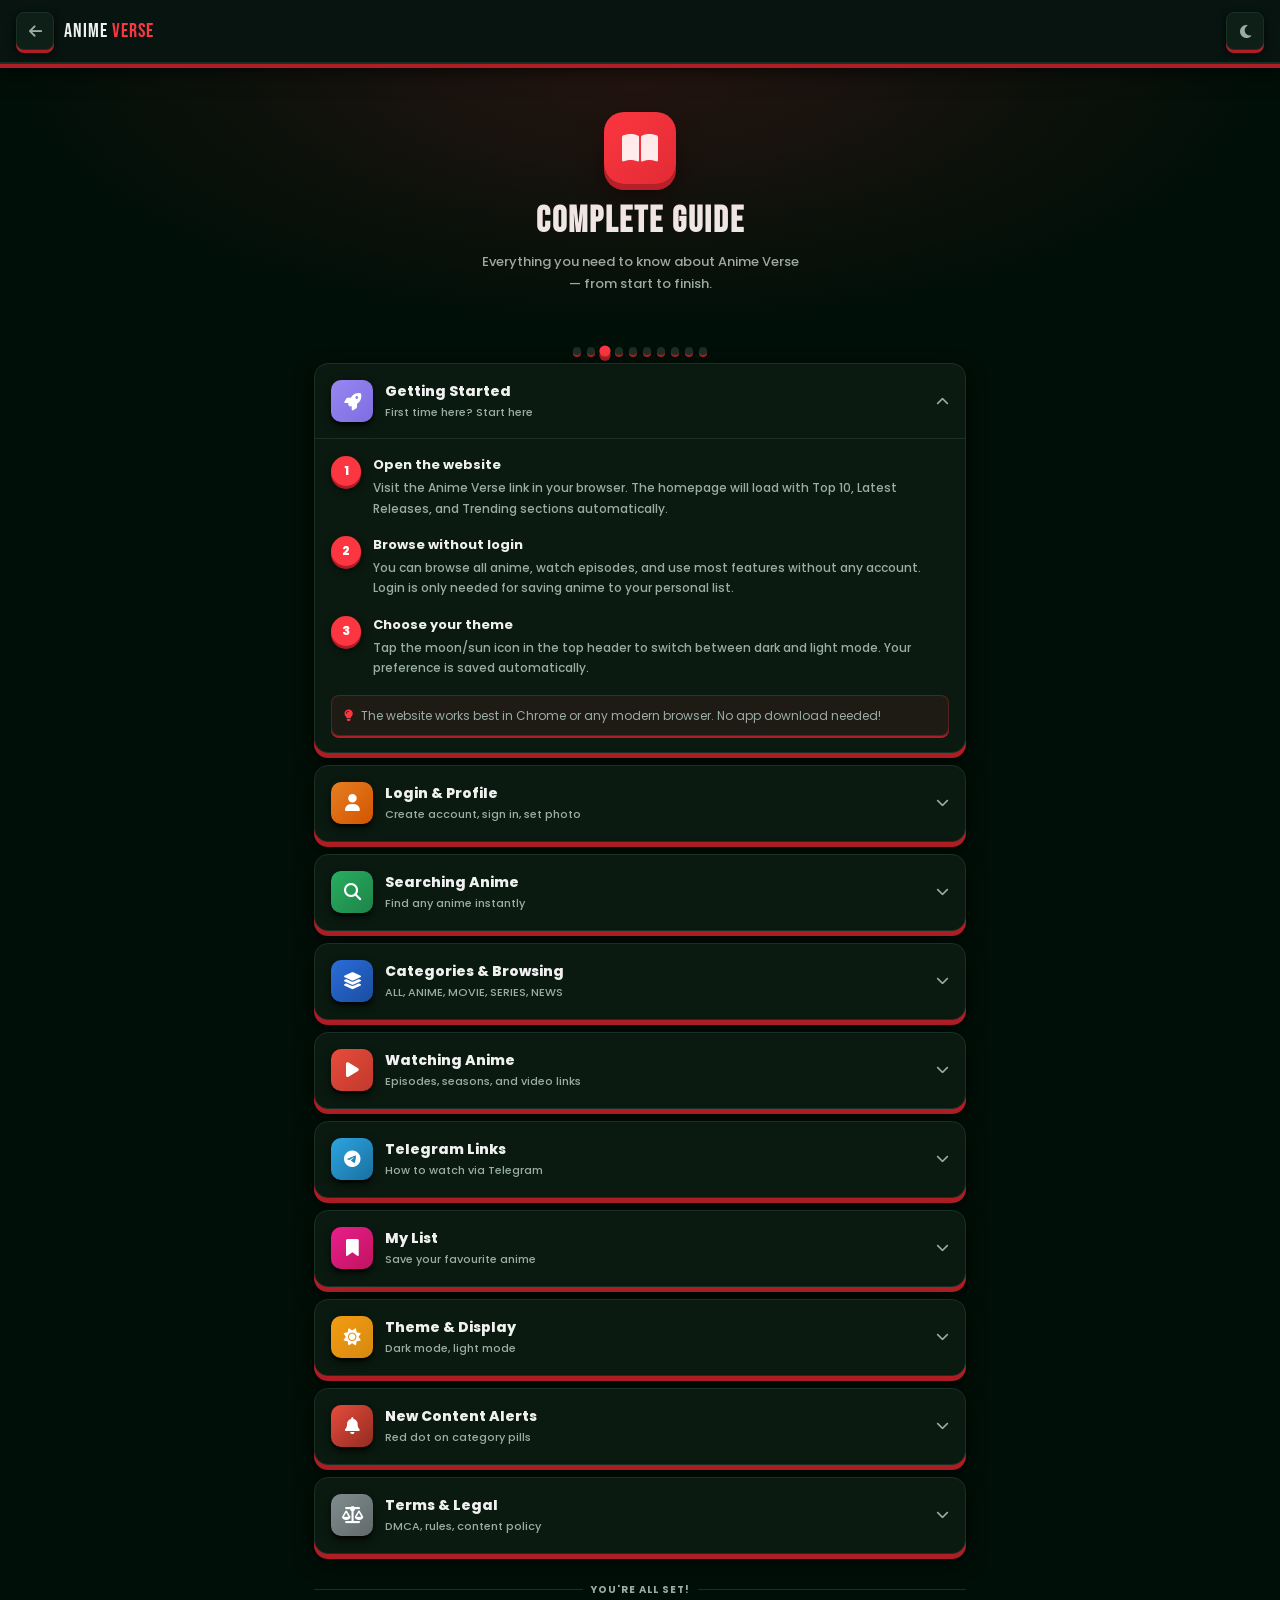
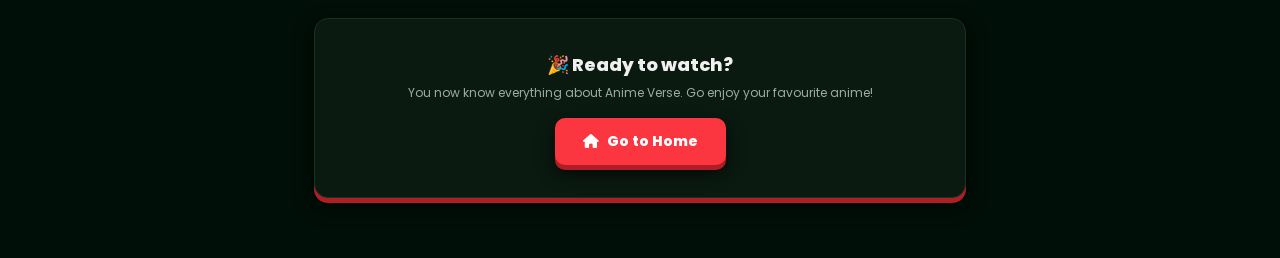
<file: guide.html>
<!DOCTYPE html>
<html lang="en" data-theme="dark">
<head>
  <meta charset="UTF-8"/>
  <meta name="viewport" content="width=device-width, initial-scale=1.0"/>
  <title>Guide — Anime Verse</title>
  <link href="https://fonts.googleapis.com/css2?family=Bebas+Neue&family=Poppins:wght@400;600;700;800;900&display=swap" rel="stylesheet"/>
  <link rel="stylesheet" href="https://cdnjs.cloudflare.com/ajax/libs/font-awesome/6.5.0/css/all.min.css"/>
  <style>
    :root[data-theme="dark"] {
      --bg:       #000F08;
      --bg2:      #071410;
      --bg3:      #0E1F18;
      --text:     #F0F0F0;
      --text2:    #9AADA5;
      --accent:   #FB3640;
      --accent2:  #E02A33;
      --btn-3d:   #B01E25;
      --border:   #1A3025;
      --card:     #0A1A10;
      --shadow:   rgba(0,0,0,0.72);
    }
    :root[data-theme="light"] {
      --bg:       #F7F7FF;
      --bg2:      #EDEDFC;
      --bg3:      #E0E0F8;
      --text:     #27187E;
      --text2:    #4A3A9A;
      --accent:   #758BFD;
      --accent2:  #5A72F0;
      --btn-3d:   #27187E;
      --border:   #C8C8F0;
      --card:     #F2F2FE;
      --shadow:   rgba(39,24,126,0.16);
    }

    *, *::before, *::after { box-sizing: border-box; margin: 0; padding: 0; }
    html { scroll-behavior: smooth; }
    body {
      font-family: 'Poppins', sans-serif;
      background: var(--bg); color: var(--text);
      min-height: 100vh; overflow-x: hidden;
      transition: background 0.3s, color 0.3s;
    }

    /* ── Header ── */
    .guide-header {
      position: sticky; top: 0; z-index: 100;
      background: var(--bg2);
      border-bottom: 2px solid var(--border);
      padding: 12px 16px;
      display: flex; align-items: center; justify-content: space-between;
      box-shadow: 0 4px 0 var(--btn-3d), 0 6px 20px var(--shadow);
    }
    .guide-header-left { display: flex; align-items: center; gap: 10px; }
    .back-btn {
      background: var(--bg3); border: 1.5px solid var(--border);
      color: var(--text2); border-radius: 8px;
      width: 38px; height: 38px;
      display: flex; align-items: center; justify-content: center;
      cursor: pointer; text-decoration: none; font-size: 15px;
      box-shadow: 0 3px 0 var(--btn-3d), 0 4px 8px var(--shadow);
      transition: transform 0.1s, box-shadow 0.1s, border-color 0.15s;
      transform: translateY(0);
    }
    .back-btn:hover  { border-color: var(--accent); color: var(--accent); transform: translateY(-2px); box-shadow: 0 5px 0 var(--btn-3d), 0 6px 12px var(--shadow); }
    .back-btn:active { transform: translateY(3px); box-shadow: 0 1px 0 var(--btn-3d); }
    .guide-logo { font-family: 'Bebas Neue', cursive; font-size: 20px; letter-spacing: 1px; }
    .guide-logo span { color: var(--accent); }
    .theme-btn {
      background: var(--bg3); border: 1.5px solid var(--border);
      color: var(--text2); border-radius: 8px;
      width: 38px; height: 38px;
      display: flex; align-items: center; justify-content: center;
      cursor: pointer; font-size: 15px;
      box-shadow: 0 3px 0 var(--btn-3d), 0 4px 8px var(--shadow);
      transition: transform 0.1s, box-shadow 0.1s, border-color 0.15s;
      transform: translateY(0);
    }
    .theme-btn:hover  { border-color: var(--accent); color: var(--accent); transform: translateY(-2px); box-shadow: 0 5px 0 var(--btn-3d), 0 6px 12px var(--shadow); }
    .theme-btn:active { transform: translateY(3px); box-shadow: 0 1px 0 var(--btn-3d); }

    /* ── Hero ── */
    .hero {
      text-align: center; padding: 48px 20px 36px;
      position: relative; overflow: hidden;
    }
    .hero::before {
      content: ''; position: absolute; inset: 0;
      background: radial-gradient(ellipse at 50% 0%, rgba(251,54,64,0.15) 0%, transparent 70%);
      pointer-events: none;
    }
    .hero-icon {
      width: 72px; height: 72px;
      background: linear-gradient(135deg, var(--accent), var(--accent2));
      border-radius: 20px;
      display: flex; align-items: center; justify-content: center;
      font-size: 32px; color: #fff; margin: 0 auto 16px;
      box-shadow: 0 6px 0 var(--btn-3d), 0 10px 24px var(--shadow);
      animation: iconFloat 3s ease-in-out infinite;
    }
    @keyframes iconFloat {
      0%,100% { transform: translateY(0); box-shadow: 0 6px 0 var(--btn-3d), 0 10px 24px var(--shadow); }
      50%     { transform: translateY(-8px); box-shadow: 0 14px 0 var(--btn-3d), 0 18px 28px var(--shadow); }
    }
    .hero h1 { font-family: 'Bebas Neue', cursive; font-size: 36px; letter-spacing: 2px; margin-bottom: 8px; }
    .hero p  { font-size: 13px; color: var(--text2); font-weight: 500; max-width: 320px; margin: 0 auto; line-height: 1.7; }

    /* ── Progress dots ── */
    .progress-dots { display: flex; justify-content: center; gap: 6px; padding: 16px 0 8px; }
    .dot {
      width: 8px; height: 8px; border-radius: 50%;
      background: var(--border); cursor: pointer; transition: all 0.3s;
      box-shadow: 0 2px 0 var(--btn-3d);
    }
    .dot.active { background: var(--accent); transform: scale(1.4); box-shadow: 0 3px 0 var(--btn-3d); }

    /* ── Guide body ── */
    .guide-body { padding: 0 14px 60px; max-width: 680px; margin: 0 auto; }

    /* ── Section card — 3D ── */
    .guide-section {
      margin-bottom: 12px;
      background: var(--card);
      border: 1.5px solid var(--border);
      border-radius: 14px; overflow: hidden;
      box-shadow: 0 5px 0 var(--btn-3d), 0 8px 20px var(--shadow);
      opacity: 0; transform: translateY(24px);
      transition: opacity 0.5s, transform 0.5s, box-shadow 0.1s;
    }
    .guide-section.visible { opacity: 1; transform: translateY(0); }
    .guide-section:hover { box-shadow: 0 7px 0 var(--btn-3d), 0 12px 24px var(--shadow); }

    .section-header {
      display: flex; align-items: center; gap: 12px;
      padding: 16px; cursor: pointer; user-select: none;
      transition: background 0.15s;
    }
    .section-header:hover { background: rgba(251,54,64,0.06); }
    .section-icon {
      width: 42px; height: 42px; border-radius: 10px;
      display: flex; align-items: center; justify-content: center;
      font-size: 17px; color: #fff; flex-shrink: 0;
      box-shadow: 0 3px 0 rgba(0,0,0,0.35), 0 4px 8px var(--shadow);
    }
    .section-title-wrap { flex: 1; }
    .section-title    { font-size: 14px; font-weight: 800; color: var(--text); }
    .section-subtitle { font-size: 11px; color: var(--text2); font-weight: 500; margin-top: 2px; }
    .chevron { color: var(--text2); font-size: 13px; transition: transform 0.3s; }
    .guide-section.open .chevron { transform: rotate(180deg); }

    .section-body {
      max-height: 0; overflow: hidden;
      transition: max-height 0.4s ease;
      border-top: 1px solid transparent;
    }
    .guide-section.open .section-body { max-height: 2000px; border-top-color: var(--border); }
    .section-inner { padding: 16px; }

    /* ── Step number — 3D ── */
    .step { display: flex; gap: 12px; margin-bottom: 16px; }
    .step:last-child { margin-bottom: 0; }
    .step-num {
      width: 30px; height: 30px; border-radius: 50%;
      background: var(--accent); color: #fff;
      font-size: 12px; font-weight: 800;
      display: flex; align-items: center; justify-content: center;
      flex-shrink: 0; margin-top: 1px;
      box-shadow: 0 3px 0 var(--btn-3d), 0 4px 8px var(--shadow);
    }
    .step-content { flex: 1; }
    .step-title { font-size: 13px; font-weight: 700; color: var(--text); margin-bottom: 3px; }
    .step-desc  { font-size: 12px; color: var(--text2); line-height: 1.7; font-weight: 500; }

    /* ── Tip box ── */
    .tip-box {
      background: rgba(251,54,64,0.08);
      border: 1px solid rgba(251,54,64,0.25);
      border-radius: 8px; padding: 10px 12px; margin-top: 12px;
      font-size: 12px; color: var(--text2); line-height: 1.6;
      box-shadow: 0 2px 0 var(--btn-3d);
    }
    .tip-box i { color: var(--accent); margin-right: 5px; }

    /* ── Feature pills — 3D ── */
    .feature-pills { display: flex; gap: 6px; flex-wrap: wrap; margin-top: 10px; }
    .feature-pill {
      background: var(--bg3); border: 1px solid var(--border);
      border-radius: 20px; padding: 5px 12px;
      font-size: 11px; font-weight: 700; color: var(--text2);
      display: flex; align-items: center; gap: 5px;
      box-shadow: 0 2px 0 var(--btn-3d), 0 3px 6px var(--shadow);
      transition: transform 0.1s, box-shadow 0.1s;
      cursor: default;
    }
    .feature-pill:hover { transform: translateY(-1px); box-shadow: 0 3px 0 var(--btn-3d), 0 5px 8px var(--shadow); }
    .feature-pill i { color: var(--accent); font-size: 11px; }

    /* ── Telegram box ── */
    .tg-box {
      background: linear-gradient(135deg, rgba(44,165,224,0.12), rgba(44,165,224,0.05));
      border: 1.5px solid rgba(44,165,224,0.35);
      border-radius: 10px; padding: 14px;
      display: flex; gap: 12px; align-items: flex-start; margin-top: 12px;
      box-shadow: 0 3px 0 rgba(0,60,100,0.35), 0 5px 12px var(--shadow);
    }
    .tg-box i { color: #2ca5e0; font-size: 22px; flex-shrink: 0; margin-top: 2px; }
    .tg-box-title { font-size: 13px; font-weight: 800; color: var(--text); margin-bottom: 4px; }
    .tg-box-desc  { font-size: 12px; color: var(--text2); line-height: 1.6; }

    /* ── Bottom CTA ── */
    .bottom-cta {
      text-align: center; padding: 32px 20px;
      background: var(--card);
      border: 1.5px solid var(--border); border-radius: 14px; margin-top: 10px;
      box-shadow: 0 5px 0 var(--btn-3d), 0 8px 20px var(--shadow);
    }
    .bottom-cta h3 { font-size: 18px; font-weight: 800; margin-bottom: 6px; }
    .bottom-cta p  { font-size: 12px; color: var(--text2); margin-bottom: 16px; }
    .cta-btn {
      display: inline-flex; align-items: center; gap: 8px;
      background: var(--accent); color: #fff;
      border: none; border-radius: 10px;
      padding: 13px 28px; font-size: 14px; font-weight: 800;
      font-family: 'Poppins', sans-serif; cursor: pointer; text-decoration: none;
      box-shadow: 0 5px 0 var(--btn-3d), 0 8px 18px var(--shadow);
      transition: transform 0.1s, box-shadow 0.1s;
      transform: translateY(0);
    }
    .cta-btn:hover  { transform: translateY(-2px); box-shadow: 0 7px 0 var(--btn-3d), 0 10px 22px var(--shadow); }
    .cta-btn:active { transform: translateY(4px); box-shadow: 0 1px 0 var(--btn-3d); }

    /* ── Divider ── */
    .divider {
      display: flex; align-items: center; gap: 8px;
      color: var(--text2); font-size: 10px; font-weight: 700;
      letter-spacing: 1px; text-transform: uppercase;
      padding: 16px 0 10px;
    }
    .divider::before, .divider::after { content: ''; flex: 1; height: 1px; background: var(--border); }
  </style>
</head>
<body>

<!-- Header -->
<header class="guide-header">
  <div class="guide-header-left">
    <a href="index.html" class="back-btn"><i class="fas fa-arrow-left"></i></a>
    <div class="guide-logo">ANIME <span>VERSE</span></div>
  </div>
  <div class="header-right">
    <button class="theme-btn" onclick="toggleTheme()" id="themeBtn">
      <i class="fas fa-moon"></i>
    </button>
  </div>
</header>

<!-- Hero -->
<div class="hero">
  <div class="hero-icon"><i class="fas fa-book-open"></i></div>
  <h1>Complete Guide</h1>
  <p>Everything you need to know about Anime Verse — from start to finish.</p>
</div>

<!-- Progress dots -->
<div class="progress-dots" id="progressDots"></div>

<!-- Main Guide Body -->
<div class="guide-body">

  <!-- 1. Getting Started -->
  <div class="guide-section" data-section="0">
    <div class="section-header" onclick="toggleSection(this)">
      <div class="section-icon" style="background:linear-gradient(135deg,#9787F3,#7d6de0)">
        <i class="fas fa-rocket"></i>
      </div>
      <div class="section-title-wrap">
        <div class="section-title">Getting Started</div>
        <div class="section-subtitle">First time here? Start here</div>
      </div>
      <i class="fas fa-chevron-down chevron"></i>
    </div>
    <div class="section-body">
      <div class="section-inner">
        <div class="step">
          <div class="step-num">1</div>
          <div class="step-content">
            <div class="step-title">Open the website</div>
            <div class="step-desc">Visit the Anime Verse link in your browser. The homepage will load with Top 10, Latest Releases, and Trending sections automatically.</div>
          </div>
        </div>
        <div class="step">
          <div class="step-num">2</div>
          <div class="step-content">
            <div class="step-title">Browse without login</div>
            <div class="step-desc">You can browse all anime, watch episodes, and use most features without any account. Login is only needed for saving anime to your personal list.</div>
          </div>
        </div>
        <div class="step">
          <div class="step-num">3</div>
          <div class="step-content">
            <div class="step-title">Choose your theme</div>
            <div class="step-desc">Tap the moon/sun icon in the top header to switch between dark and light mode. Your preference is saved automatically.</div>
          </div>
        </div>
        <div class="tip-box">
          <i class="fas fa-lightbulb"></i> The website works best in Chrome or any modern browser. No app download needed!
        </div>
      </div>
    </div>
  </div>

  <!-- 2. Login & Profile -->
  <div class="guide-section" data-section="1">
    <div class="section-header" onclick="toggleSection(this)">
      <div class="section-icon" style="background:linear-gradient(135deg,#e67e22,#d35400)">
        <i class="fas fa-user"></i>
      </div>
      <div class="section-title-wrap">
        <div class="section-title">Login & Profile</div>
        <div class="section-subtitle">Create account, sign in, set photo</div>
      </div>
      <i class="fas fa-chevron-down chevron"></i>
    </div>
    <div class="section-body">
      <div class="section-inner">
        <div class="step">
          <div class="step-num">1</div>
          <div class="step-content">
            <div class="step-title">Open Login</div>
            <div class="step-desc">Tap the <strong>☰ hamburger menu</strong> (top left) → tap <strong>Login / Sign Up</strong>. A popup will appear.</div>
          </div>
        </div>
        <div class="step">
          <div class="step-num">2</div>
          <div class="step-content">
            <div class="step-title">Sign up with Email</div>
            <div class="step-desc">Enter your email and a password (min 6 characters). Tap <strong>Sign Up</strong>. Your account is created instantly.</div>
          </div>
        </div>
        <div class="step">
          <div class="step-num">3</div>
          <div class="step-content">
            <div class="step-title">Already have an account?</div>
            <div class="step-desc">Switch to the <strong>Login</strong> tab in the popup, enter email + password, tap <strong>Login</strong>.</div>
          </div>
        </div>
        <div class="step">
          <div class="step-num">4</div>
          <div class="step-content">
            <div class="step-title">Set your profile photo</div>
            <div class="step-desc">After login, tap your <strong>profile avatar</strong> (top right corner) → Profile page opens. Tap the avatar to change your photo from gallery or paste an image URL.</div>
          </div>
        </div>
        <div class="step">
          <div class="step-num">5</div>
          <div class="step-content">
            <div class="step-title">Change display name</div>
            <div class="step-desc">On the profile page, tap your name to edit it. Changes save automatically.</div>
          </div>
        </div>
        <div class="tip-box">
          <i class="fas fa-shield-alt"></i> Your account is secured by Firebase. We never store your password in plain text.
        </div>
      </div>
    </div>
  </div>

  <!-- 3. Searching Anime -->
  <div class="guide-section" data-section="2">
    <div class="section-header" onclick="toggleSection(this)">
      <div class="section-icon" style="background:linear-gradient(135deg,#27ae60,#1e8449)">
        <i class="fas fa-magnifying-glass"></i>
      </div>
      <div class="section-title-wrap">
        <div class="section-title">Searching Anime</div>
        <div class="section-subtitle">Find any anime instantly</div>
      </div>
      <i class="fas fa-chevron-down chevron"></i>
    </div>
    <div class="section-body">
      <div class="section-inner">
        <div class="step">
          <div class="step-num">1</div>
          <div class="step-content">
            <div class="step-title">Tap the Search icon</div>
            <div class="step-desc">The <strong>🔍 magnifying glass</strong> icon is in the top header. Tap it and a search bar will appear below the header.</div>
          </div>
        </div>
        <div class="step">
          <div class="step-num">2</div>
          <div class="step-content">
            <div class="step-title">Type the anime name</div>
            <div class="step-desc">Start typing — results appear instantly. You can search by <strong>title</strong> or <strong>genre</strong> (e.g. "Action", "Romance").</div>
          </div>
        </div>
        <div class="step">
          <div class="step-num">3</div>
          <div class="step-content">
            <div class="step-title">Tap a result</div>
            <div class="step-desc">Tap any card in the results to open that anime's detail page.</div>
          </div>
        </div>
        <div class="tip-box">
          <i class="fas fa-lightbulb"></i> Close search by tapping the ✕ button or tapping outside the search bar.
        </div>
      </div>
    </div>
  </div>

  <!-- 4. Categories & Browsing -->
  <div class="guide-section" data-section="3">
    <div class="section-header" onclick="toggleSection(this)">
      <div class="section-icon" style="background:linear-gradient(135deg,#2a6dd9,#1a4da0)">
        <i class="fas fa-layer-group"></i>
      </div>
      <div class="section-title-wrap">
        <div class="section-title">Categories & Browsing</div>
        <div class="section-subtitle">ALL, ANIME, MOVIE, SERIES, NEWS</div>
      </div>
      <i class="fas fa-chevron-down chevron"></i>
    </div>
    <div class="section-body">
      <div class="section-inner">
        <div class="step">
          <div class="step-num">1</div>
          <div class="step-content">
            <div class="step-title">Category pills</div>
            <div class="step-desc">Below the header are filter pills: <strong>ALL, ANIME, MOVIE, NEWS, SERIES</strong>. Tap any to filter content instantly.</div>
          </div>
        </div>
        <div class="step">
          <div class="step-num">2</div>
          <div class="step-content">
            <div class="step-title">ALL — Home sections</div>
            <div class="step-desc">Tapping <strong>ALL</strong> shows the homepage with <strong>Top 10 Today</strong>, <strong>Latest Releases</strong>, and <strong>Trending</strong> sections.</div>
          </div>
        </div>
        <div class="step">
          <div class="step-num">3</div>
          <div class="step-content">
            <div class="step-title">Pagination</div>
            <div class="step-desc">Each section shows up to 10 items. If there are more, <strong>page numbers</strong> appear at the bottom. Tap 1, 2, 3... to see more.</div>
          </div>
        </div>
        <div class="feature-pills">
          <div class="feature-pill"><i class="fas fa-fire-flame-curved"></i> Trending</div>
          <div class="feature-pill"><i class="fas fa-trophy"></i> Top 10 Today</div>
          <div class="feature-pill"><i class="fas fa-clapperboard"></i> Latest</div>
          <div class="feature-pill"><i class="fas fa-film"></i> Movies</div>
          <div class="feature-pill"><i class="fas fa-tv"></i> Series</div>
        </div>
      </div>
    </div>
  </div>

  <!-- 5. Watching Anime -->
  <div class="guide-section" data-section="4">
    <div class="section-header" onclick="toggleSection(this)">
      <div class="section-icon" style="background:linear-gradient(135deg,#e74c3c,#c0392b)">
        <i class="fas fa-play"></i>
      </div>
      <div class="section-title-wrap">
        <div class="section-title">Watching Anime</div>
        <div class="section-subtitle">Episodes, seasons, and video links</div>
      </div>
      <i class="fas fa-chevron-down chevron"></i>
    </div>
    <div class="section-body">
      <div class="section-inner">
        <div class="step">
          <div class="step-num">1</div>
          <div class="step-content">
            <div class="step-title">Open an anime</div>
            <div class="step-desc">Tap any anime card from the home page or search results. The <strong>anime detail page</strong> opens with banner, info, and seasons.</div>
          </div>
        </div>
        <div class="step">
          <div class="step-num">2</div>
          <div class="step-content">
            <div class="step-title">Select a Season</div>
            <div class="step-desc">Tap the season tab (SEASON 1, SEASON 2...) at the bottom of the info card. The season poster and episodes will load below.</div>
          </div>
        </div>
        <div class="step">
          <div class="step-num">3</div>
          <div class="step-content">
            <div class="step-title">Select an Episode</div>
            <div class="step-desc">Tap <strong>EPISODE 1, EPISODE 2...</strong> buttons. The episode links will appear below in different quality options.</div>
          </div>
        </div>
        <div class="step">
          <div class="step-num">4</div>
          <div class="step-content">
            <div class="step-title">Tap Watch Now</div>
            <div class="step-desc">Tap the <strong>▶ Watch Now</strong> button to open the watch page. Select your preferred video quality (480p, 720p, 1080p, 4K).</div>
          </div>
        </div>
        <div class="tip-box">
          <i class="fas fa-circle-info"></i> Some episodes use <strong>direct video links</strong> that play in-browser. Others open <strong>Telegram</strong> — see the Telegram section below.
        </div>
      </div>
    </div>
  </div>

  <!-- 6. Telegram Links -->
  <div class="guide-section" data-section="5">
    <div class="section-header" onclick="toggleSection(this)">
      <div class="section-icon" style="background:linear-gradient(135deg,#2ca5e0,#1a6fa0)">
        <i class="fab fa-telegram"></i>
      </div>
      <div class="section-title-wrap">
        <div class="section-title">Telegram Links</div>
        <div class="section-subtitle">How to watch via Telegram</div>
      </div>
      <i class="fas fa-chevron-down chevron"></i>
    </div>
    <div class="section-body">
      <div class="section-inner">
        <div class="step">
          <div class="step-num">1</div>
          <div class="step-content">
            <div class="step-title">What is a Telegram link?</div>
            <div class="step-desc">Some anime episodes and season packs are hosted on Telegram. When you tap a quality button (720p HD, 1080p FHD etc.), it opens Telegram directly.</div>
          </div>
        </div>
        <div class="step">
          <div class="step-num">2</div>
          <div class="step-content">
            <div class="step-title">Install Telegram first</div>
            <div class="step-desc">Download <strong>Telegram</strong> from Play Store or App Store. Create a free account if you don't have one.</div>
          </div>
        </div>
        <div class="step">
          <div class="step-num">3</div>
          <div class="step-content">
            <div class="step-title">Tap the quality button</div>
            <div class="step-desc">On the anime page, scroll to the episode section. Tap a quality like <strong>1080p FHD</strong> or <strong>720p HD</strong> — Telegram will open with the video file.</div>
          </div>
        </div>
        <div class="step">
          <div class="step-num">4</div>
          <div class="step-content">
            <div class="step-title">Play in Telegram</div>
            <div class="step-desc">In Telegram, tap the video to stream it directly or tap the download button to save it for offline watching.</div>
          </div>
        </div>
        <div class="tg-box">
          <i class="fab fa-telegram"></i>
          <div class="tg-box-text">
            <div class="tg-box-title">Quality colour guide</div>
            <div class="tg-box-desc">
              🟠 <strong>4K UHD</strong> — Highest quality<br>
              🟢 <strong>1080p FHD</strong> — Full HD<br>
              🔵 <strong>720p HD</strong> — Standard HD<br>
              ⚫ <strong>480p SD</strong> — Lower quality, fast load
            </div>
          </div>
        </div>
      </div>
    </div>
  </div>

  <!-- 7. My List / Wishlist -->
  <div class="guide-section" data-section="6">
    <div class="section-header" onclick="toggleSection(this)">
      <div class="section-icon" style="background:linear-gradient(135deg,#e91e8c,#c0145e)">
        <i class="fas fa-bookmark"></i>
      </div>
      <div class="section-title-wrap">
        <div class="section-title">My List</div>
        <div class="section-subtitle">Save your favourite anime</div>
      </div>
      <i class="fas fa-chevron-down chevron"></i>
    </div>
    <div class="section-body">
      <div class="section-inner">
        <div class="step">
          <div class="step-num">1</div>
          <div class="step-content">
            <div class="step-title">Save from card</div>
            <div class="step-desc">Every anime card has a <strong>♥ heart button</strong> in the top-right corner. Tap it to save that anime to your list.</div>
          </div>
        </div>
        <div class="step">
          <div class="step-num">2</div>
          <div class="step-content">
            <div class="step-title">Save from anime page</div>
            <div class="step-desc">On the anime detail page, tap <strong>♥ Add to List</strong> button. It changes to "Saved!" when added successfully.</div>
          </div>
        </div>
        <div class="step">
          <div class="step-num">3</div>
          <div class="step-content">
            <div class="step-title">View your saved list</div>
            <div class="step-desc">Tap the <strong>🔖 bookmark icon</strong> in the top header, or open the sidebar menu and tap <strong>My List</strong>.</div>
          </div>
        </div>
        <div class="tip-box">
          <i class="fas fa-circle-info"></i> Without login, your list is saved on your device only. Login to sync your list across devices.
        </div>
      </div>
    </div>
  </div>

  <!-- 8. Theme & Settings -->
  <div class="guide-section" data-section="7">
    <div class="section-header" onclick="toggleSection(this)">
      <div class="section-icon" style="background:linear-gradient(135deg,#f39c12,#d68910)">
        <i class="fas fa-sun"></i>
      </div>
      <div class="section-title-wrap">
        <div class="section-title">Theme & Display</div>
        <div class="section-subtitle">Dark mode, light mode</div>
      </div>
      <i class="fas fa-chevron-down chevron"></i>
    </div>
    <div class="section-body">
      <div class="section-inner">
        <div class="step">
          <div class="step-num">1</div>
          <div class="step-content">
            <div class="step-title">Toggle theme</div>
            <div class="step-desc">Tap the <strong>🌙 moon</strong> (dark) or <strong>☀️ sun</strong> (light) icon in the top-right header on any page to switch themes.</div>
          </div>
        </div>
        <div class="step">
          <div class="step-num">2</div>
          <div class="step-content">
            <div class="step-title">Theme is saved</div>
            <div class="step-desc">Your theme preference is saved in your browser. Next time you visit, the same theme will be applied automatically.</div>
          </div>
        </div>
        <div class="tip-box">
          <i class="fas fa-moon"></i> Dark theme is easier on the eyes while watching anime at night. Light theme works great during daytime.
        </div>
      </div>
    </div>
  </div>

  <!-- 9. Notifications (Dots) -->
  <div class="guide-section" data-section="8">
    <div class="section-header" onclick="toggleSection(this)">
      <div class="section-icon" style="background:linear-gradient(135deg,#e74c3c,#922b21)">
        <i class="fas fa-bell"></i>
      </div>
      <div class="section-title-wrap">
        <div class="section-title">New Content Alerts</div>
        <div class="section-subtitle">Red dot on category pills</div>
      </div>
      <i class="fas fa-chevron-down chevron"></i>
    </div>
    <div class="section-body">
      <div class="section-inner">
        <div class="step">
          <div class="step-num">1</div>
          <div class="step-content">
            <div class="step-title">What is the red dot?</div>
            <div class="step-desc">When new anime is added to a category, a small <strong>blinking red dot 🔴</strong> appears on that category's pill (ANIME, MOVIE etc.).</div>
          </div>
        </div>
        <div class="step">
          <div class="step-num">2</div>
          <div class="step-content">
            <div class="step-title">How to clear it</div>
            <div class="step-desc">Tap that category pill to browse it. Once you visit, the dot disappears automatically — meaning you've seen the new content.</div>
          </div>
        </div>
        <div class="tip-box">
          <i class="fas fa-circle-info"></i> The dot remembers your last visit per category. Even after refreshing the page, it stays until you tap that category.
        </div>
      </div>
    </div>
  </div>

  <!-- 10. Terms & Legal -->
  <div class="guide-section" data-section="9">
    <div class="section-header" onclick="toggleSection(this)">
      <div class="section-icon" style="background:linear-gradient(135deg,#7f8c8d,#616a6b)">
        <i class="fas fa-scale-balanced"></i>
      </div>
      <div class="section-title-wrap">
        <div class="section-title">Terms & Legal</div>
        <div class="section-subtitle">DMCA, rules, content policy</div>
      </div>
      <i class="fas fa-chevron-down chevron"></i>
    </div>
    <div class="section-body">
      <div class="section-inner">
        <div class="step">
          <div class="step-num">1</div>
          <div class="step-content">
            <div class="step-title">Content policy</div>
            <div class="step-desc">Anime Verse is a content directory. All video links point to third-party sources. We do not host any video files directly.</div>
          </div>
        </div>
        <div class="step">
          <div class="step-num">2</div>
          <div class="step-content">
            <div class="step-title">DMCA requests</div>
            <div class="step-desc">If you are a rights holder and want content removed, use the <strong>Report Issue</strong> button in the sidebar or visit the Terms page.</div>
          </div>
        </div>
        <div class="step">
          <div class="step-num">3</div>
          <div class="step-content">
            <div class="step-title">Read full terms</div>
            <div class="step-desc">Scroll to the footer of the home page and tap <strong>Terms</strong> or <strong>DMCA</strong> for complete legal information.</div>
          </div>
        </div>
      </div>
    </div>
  </div>

  <div class="divider">You're all set!</div>

  <!-- Bottom CTA -->
  <div class="bottom-cta">
    <h3>🎉 Ready to watch?</h3>
    <p>You now know everything about Anime Verse. Go enjoy your favourite anime!</p>
    <a href="index.html" class="cta-btn">
      <i class="fas fa-house"></i> Go to Home
    </a>
  </div>

</div><!-- end guide-body -->

<script>
  // ── Theme ──
  function loadTheme() {
    const saved = localStorage.getItem('av_theme') || 'dark';
    document.documentElement.setAttribute('data-theme', saved);
    document.getElementById('themeBtn').innerHTML =
      saved === 'dark' ? '<i class="fas fa-moon"></i>' : '<i class="fas fa-sun"></i>';
  }
  function toggleTheme() {
    const cur = document.documentElement.getAttribute('data-theme');
    const next = cur === 'dark' ? 'light' : 'dark';
    document.documentElement.setAttribute('data-theme', next);
    localStorage.setItem('av_theme', next);
    document.getElementById('themeBtn').innerHTML =
      next === 'dark' ? '<i class="fas fa-moon"></i>' : '<i class="fas fa-sun"></i>';
  }
  loadTheme();

  // ── Accordion ──
  function toggleSection(header) {
    const section = header.closest('.guide-section');
    const isOpen = section.classList.contains('open');
    // close all
    document.querySelectorAll('.guide-section.open').forEach(s => s.classList.remove('open'));
    if (!isOpen) section.classList.add('open');
    updateDots();
  }

  // ── Progress dots ──
  const sections = document.querySelectorAll('.guide-section');
  const dotsWrap = document.getElementById('progressDots');
  sections.forEach((_, i) => {
    const d = document.createElement('div');
    d.className = 'dot' + (i === 0 ? ' active' : '');
    d.onclick = () => {
      sections[i].scrollIntoView({ behavior: 'smooth', block: 'start' });
    };
    dotsWrap.appendChild(d);
  });

  function updateDots() {
    const dots = dotsWrap.querySelectorAll('.dot');
    const open = document.querySelector('.guide-section.open');
    dots.forEach((d, i) => {
      d.classList.toggle('active', open && open.dataset.section == i);
    });
  }

  // ── Scroll reveal ──
  const observer = new IntersectionObserver(entries => {
    entries.forEach(e => {
      if (e.isIntersecting) {
        e.target.classList.add('visible');
        // update dot
        const idx = e.target.dataset.section;
        const dots = dotsWrap.querySelectorAll('.dot');
        dots.forEach((d, i) => d.classList.toggle('active', i == idx));
      }
    });
  }, { threshold: 0.15 });
  sections.forEach(s => observer.observe(s));

  // Open first section by default
  setTimeout(() => {
    sections[0]?.classList.add('open');
  }, 300);
</script>
</body>
</html>
</file>
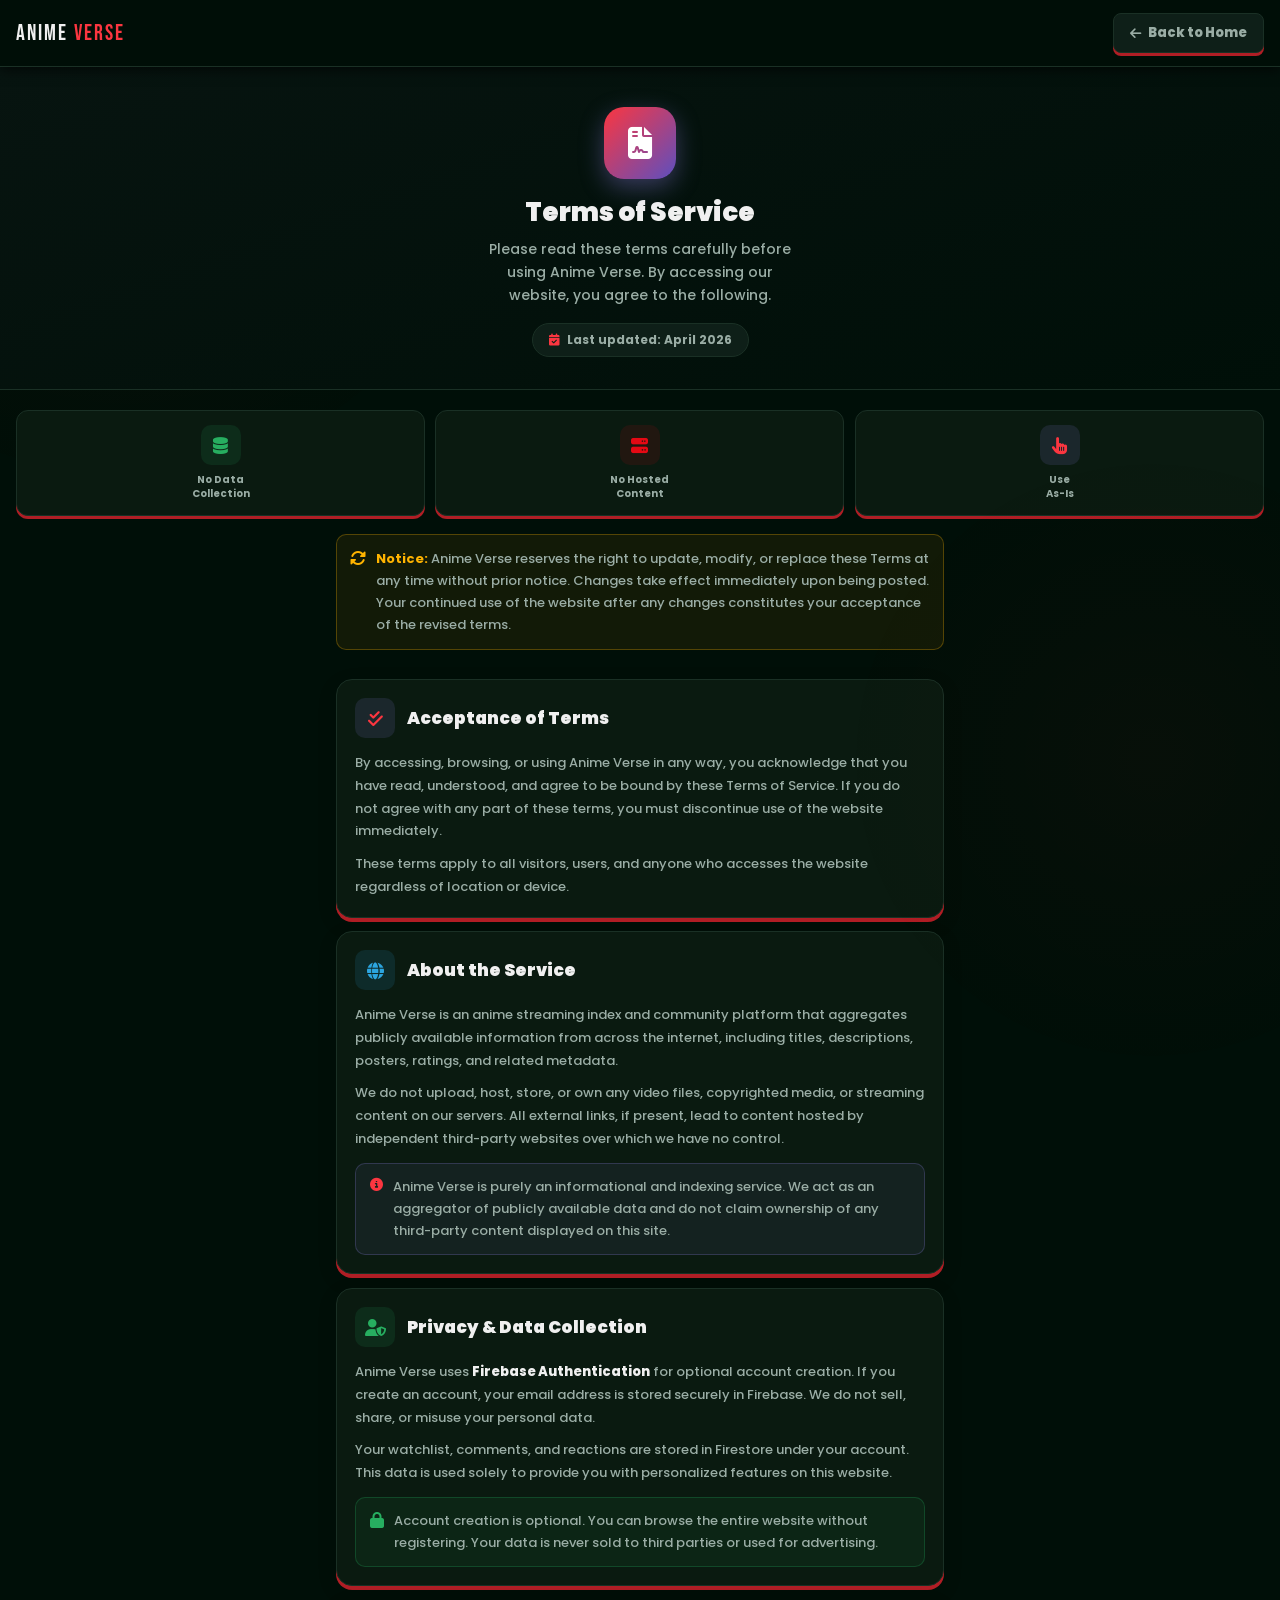
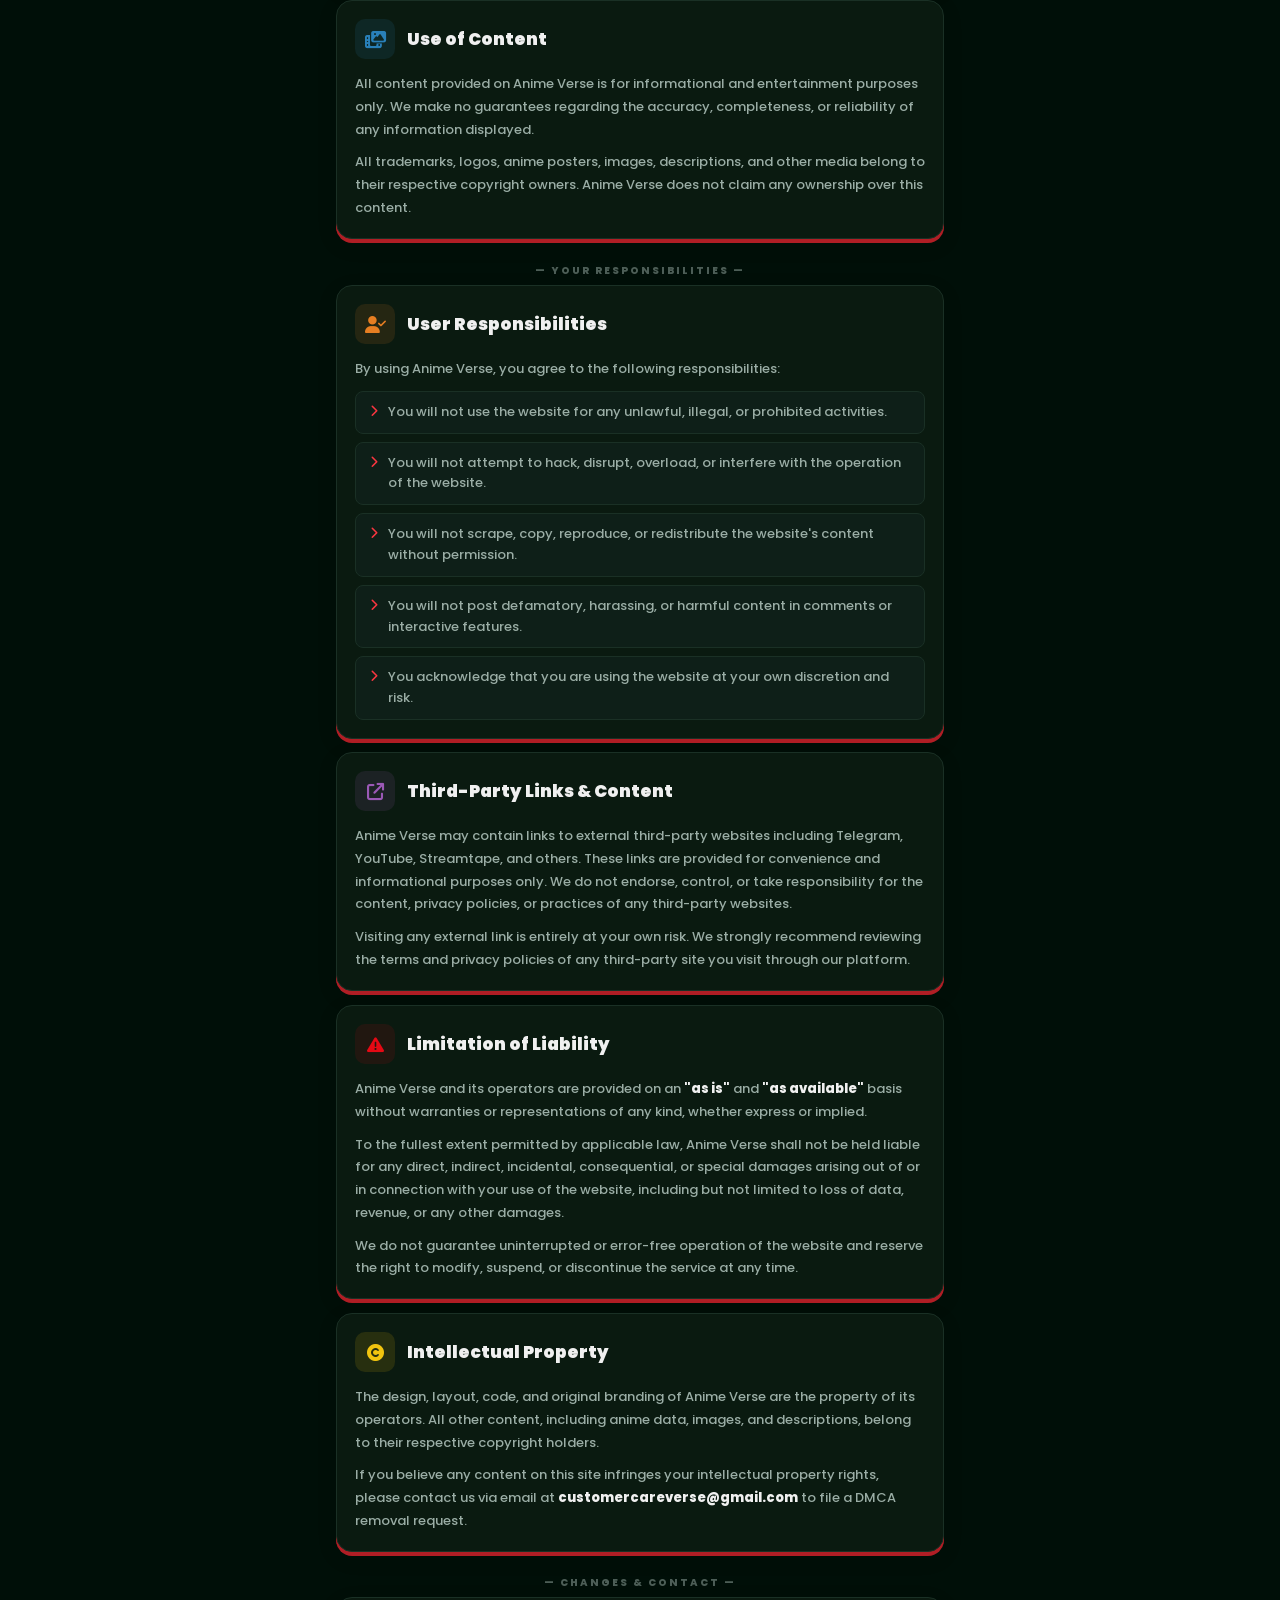
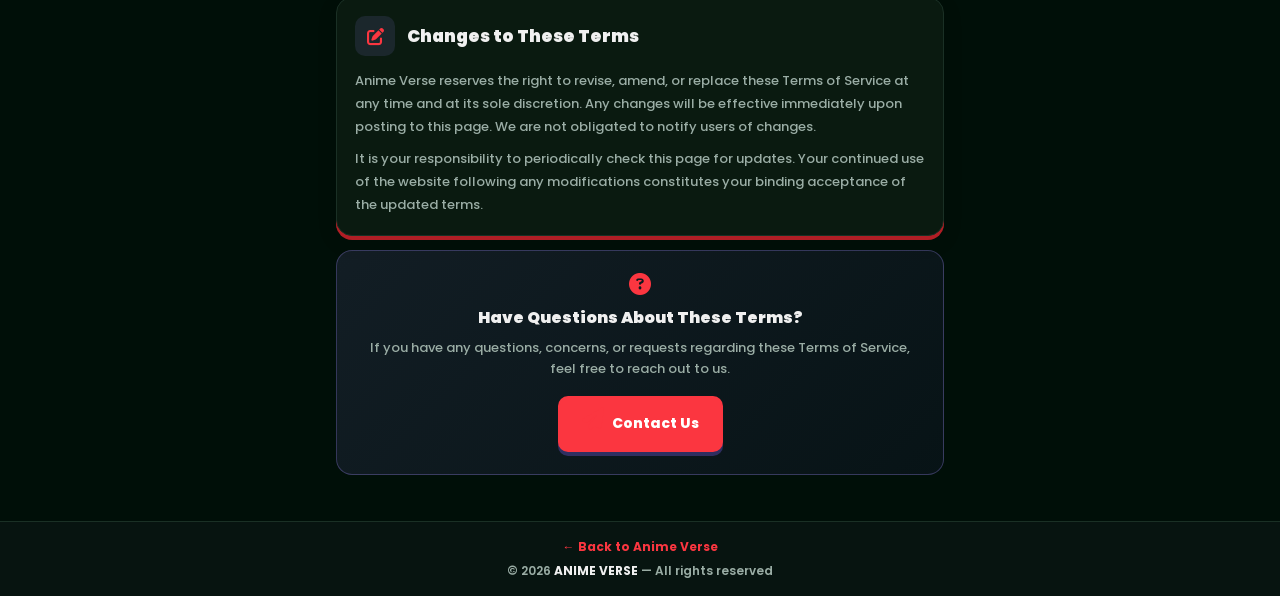
<file: terms.html>
<!DOCTYPE html>
<html lang="en" data-theme="dark">
<head>
  <meta charset="UTF-8"/>
  <meta name="viewport" content="width=device-width, initial-scale=1.0"/>
  <title>Terms of Service — Anime Verse</title>
  <link rel="stylesheet" href="style.css"/>
  <link href="https://fonts.googleapis.com/css2?family=Bebas+Neue&family=Poppins:wght@400;500;600;700;800;900&display=swap" rel="stylesheet"/>
  <link rel="stylesheet" href="https://cdnjs.cloudflare.com/ajax/libs/font-awesome/6.5.0/css/all.min.css"/>
  <style>
    /* ── Page base ── */
    body { min-height: 100vh; background: var(--bg); color: var(--text); }

    /* ── Animations ── */
    @keyframes tFadeUp {
      from { opacity:0; transform:translateY(28px) scale(0.97); }
      to   { opacity:1; transform:translateY(0)    scale(1);    }
    }
    @keyframes tFadeIn {
      from { opacity:0; }
      to   { opacity:1; }
    }
    @keyframes tScaleIn {
      from { opacity:0; transform:scale(0.88); }
      to   { opacity:1; transform:scale(1);    }
    }

    /* ── Header ── */
    .t-header {
      position: sticky; top: 0; z-index: 100;
      display: flex; align-items: center; justify-content: space-between;
      padding: 13px 16px;
      background: var(--header-bg); backdrop-filter: blur(12px);
      border-bottom: 1.5px solid var(--border);
      box-shadow: 0 2px 12px var(--shadow);
      animation: tFadeIn 0.3s ease both;
    }
    .t-logo { font-family:'Bebas Neue',cursive; font-size:22px; letter-spacing:2px; color:var(--text); text-decoration:none; }
    .t-logo span { color:var(--accent); }
    .t-back {
      display:flex; align-items:center; gap:7px;
      padding:9px 16px; border-radius:8px;
      background:var(--bg3); border:1.5px solid var(--border);
      color:var(--text2); font-family:'Poppins',sans-serif;
      font-size:13px; font-weight:800; text-decoration:none;
      transition:all 0.15s;
      box-shadow:0 3px 0 var(--btn-3d,rgba(0,0,0,0.2));
    }
    .t-back:hover { border-color:var(--accent); color:var(--accent); transform:translateY(-1px); }
    .t-back:active { transform:translateY(2px); box-shadow:0 1px 0 var(--btn-3d,rgba(0,0,0,0.2)); }

    /* ── Hero ── */
    .t-hero {
      padding: 40px 20px 32px;
      text-align: center;
      background: linear-gradient(160deg, var(--bg2) 0%, var(--bg) 100%);
      border-bottom: 1.5px solid var(--border);
      animation: tFadeUp 0.5s cubic-bezier(0.22,1,0.36,1) 0.05s both;
    }
    .t-hero-icon {
      width:72px; height:72px; border-radius:20px;
      background:linear-gradient(135deg,var(--accent),#5D4FBF);
      display:flex; align-items:center; justify-content:center;
      font-size:32px; color:#fff; margin:0 auto 18px;
      box-shadow:0 8px 24px rgba(151,135,243,0.35);
      animation:tScaleIn 0.45s cubic-bezier(0.34,1.56,0.64,1) 0.15s both;
    }
    :root[data-theme="light"] .t-hero-icon {
      background:linear-gradient(135deg,#194342,#2E6B5E);
      box-shadow:0 8px 24px rgba(25,67,66,0.3);
    }
    .t-hero h1 {
      font-family:'Poppins',sans-serif; font-size:26px; font-weight:900;
      color:var(--text); margin-bottom:10px; line-height:1.2;
    }
    .t-hero p {
      font-size:14px; color:var(--text2); font-weight:500;
      max-width:320px; margin:0 auto 16px; line-height:1.65;
    }
    .t-hero-badge {
      display:inline-flex; align-items:center; gap:7px;
      background:var(--bg3); border:1.5px solid var(--border);
      padding:7px 16px; border-radius:20px;
      font-size:12px; color:var(--text2); font-weight:700;
    }
    .t-hero-badge i { color:var(--accent); }

    /* ── Summary cards ── */
    .t-summary {
      display:grid; grid-template-columns:repeat(3,1fr);
      gap:10px; padding:20px 16px 4px;
    }
    .t-sum-card {
      background:var(--card-bg); border:1.5px solid var(--border);
      border-radius:12px; padding:14px 10px; text-align:center;
      box-shadow:0 3px 0 var(--btn-3d,rgba(0,0,0,0.18));
      animation:tFadeUp 0.42s cubic-bezier(0.22,1,0.36,1) both;
    }
    .t-sum-card:nth-child(1) { animation-delay:0.10s; }
    .t-sum-card:nth-child(2) { animation-delay:0.16s; }
    .t-sum-card:nth-child(3) { animation-delay:0.22s; }
    .t-sum-icon {
      width:40px; height:40px; border-radius:10px;
      display:flex; align-items:center; justify-content:center;
      font-size:17px; margin:0 auto 8px;
    }
    .t-sum-card p { font-size:10px; color:var(--text2); font-weight:700; line-height:1.4; }

    /* ── Content sections ── */
    .t-content { padding:14px 16px 32px; max-width:640px; margin:0 auto; }

    .t-section {
      background:var(--card-bg); border:1.5px solid var(--border);
      border-radius:16px; padding:18px; margin-bottom:14px;
      box-shadow:0 4px 0 var(--btn-3d,rgba(0,0,0,0.15)), 0 6px 20px rgba(0,0,0,0.12);
      animation:tFadeUp 0.42s cubic-bezier(0.22,1,0.36,1) both;
    }
    .t-section:nth-child(1)  { animation-delay:0.08s; }
    .t-section:nth-child(2)  { animation-delay:0.13s; }
    .t-section:nth-child(3)  { animation-delay:0.18s; }
    .t-section:nth-child(4)  { animation-delay:0.23s; }
    .t-section:nth-child(5)  { animation-delay:0.27s; }
    .t-section:nth-child(6)  { animation-delay:0.31s; }
    .t-section:nth-child(7)  { animation-delay:0.34s; }
    .t-section:nth-child(8)  { animation-delay:0.37s; }
    .t-section:nth-child(9)  { animation-delay:0.39s; }
    .t-section:nth-child(10) { animation-delay:0.41s; }

    .t-sec-header { display:flex; align-items:center; gap:12px; margin-bottom:14px; }
    .t-sec-icon {
      width:40px; height:40px; border-radius:10px; flex-shrink:0;
      display:flex; align-items:center; justify-content:center; font-size:17px;
    }
    .t-sec-title { font-size:17px; font-weight:900; color:var(--text); line-height:1.2; }

    .t-sec-body { font-size:13px; color:var(--text2); line-height:1.75; font-weight:500; }
    .t-sec-body p { margin-bottom:10px; }
    .t-sec-body p:last-child { margin-bottom:0; }
    .t-sec-body strong { color:var(--text); font-weight:800; }

    .t-notice {
      background:rgba(255,180,0,0.07); border:1.5px solid rgba(255,180,0,0.28);
      border-radius:10px; padding:13px; margin-bottom:14px;
      display:flex; gap:10px; align-items:flex-start;
      font-size:13px; color:var(--text2); line-height:1.7; font-weight:500;
    }
    .t-notice i { color:#ffb400; font-size:16px; flex-shrink:0; margin-top:2px; }

    .t-info-box {
      background:rgba(151,135,243,0.07); border:1.5px solid rgba(151,135,243,0.22);
      border-radius:10px; padding:12px 14px; margin-top:12px;
      font-size:13px; color:var(--text2); line-height:1.7;
      display:flex; gap:10px; font-weight:500;
    }
    :root[data-theme="light"] .t-info-box {
      background:rgba(25,67,66,0.07);
      border-color:rgba(25,67,66,0.2);
    }
    .t-info-box i { color:var(--accent); flex-shrink:0; margin-top:2px; }

    .t-green-box {
      background:rgba(39,174,96,0.08); border:1.5px solid rgba(39,174,96,0.25);
      border-radius:10px; padding:12px 14px; margin-top:12px;
      font-size:13px; color:var(--text2); line-height:1.7;
      display:flex; gap:10px; font-weight:500;
    }
    .t-green-box i { color:#27ae60; flex-shrink:0; margin-top:2px; font-size:16px; }

    .t-list { list-style:none; padding:0; margin:10px 0 0; display:flex; flex-direction:column; gap:8px; }
    .t-list li {
      background:var(--bg3); border:1px solid var(--border);
      border-radius:8px; padding:10px 14px;
      font-size:13px; color:var(--text2); line-height:1.6;
      display:flex; gap:10px; align-items:flex-start; font-weight:500;
    }
    .t-list li i { color:var(--accent); flex-shrink:0; margin-top:3px; font-size:12px; }

    .t-divider {
      text-align:center; padding:10px 0 6px; font-size:10px;
      font-weight:800; color:var(--text2); letter-spacing:2px;
      opacity:0.5;
    }

    /* ── CTA ── */
    .t-cta {
      background:linear-gradient(135deg,rgba(151,135,243,0.12),rgba(93,79,191,0.08));
      border:1.5px solid rgba(151,135,243,0.3);
      border-radius:16px; padding:22px; margin-bottom:14px;
      text-align:center;
      animation:tFadeUp 0.42s cubic-bezier(0.22,1,0.36,1) 0.42s both;
    }
    :root[data-theme="light"] .t-cta {
      background:linear-gradient(135deg,rgba(25,67,66,0.08),rgba(46,107,94,0.05));
      border-color:rgba(25,67,66,0.2);
    }
    .t-cta i { font-size:22px; color:var(--accent); display:block; margin-bottom:10px; }
    .t-cta h3 { font-size:16px; font-weight:900; color:var(--text); margin-bottom:8px; }
    .t-cta p  { font-size:13px; color:var(--text2); margin-bottom:16px; line-height:1.6; font-weight:500; }
    .t-cta-btn {
      display:inline-flex; align-items:center; gap:8px;
      background:var(--accent); color:#fff; border:none;
      border-radius:10px; padding:12px 24px;
      font-family:'Poppins',sans-serif; font-size:14px; font-weight:800;
      cursor:pointer; text-decoration:none; transition:all 0.15s;
      box-shadow:0 4px 0 var(--btn-shadow,rgba(100,80,200,0.4));
    }
    .t-cta-btn:hover { transform:translateY(-1px); box-shadow:0 5px 0 var(--btn-shadow,rgba(100,80,200,0.4)); }
    .t-cta-btn:active { transform:translateY(3px); box-shadow:0 1px 0 var(--btn-shadow,rgba(100,80,200,0.4)); }

    /* ── Footer ── */
    .t-footer {
      padding:16px; text-align:center; border-top:1.5px solid var(--border);
      background:var(--bg2); font-size:12px; color:var(--text2); font-weight:600;
    }
    .t-footer a { color:var(--accent); text-decoration:none; font-weight:700; }

    /* ── Reduced motion ── */
    @media (prefers-reduced-motion: reduce) {
      .t-hero, .t-hero-icon, .t-sum-card, .t-section, .t-cta {
        animation: none !important;
      }
    }
  </style>
</head>
<body>
  <!-- Header -->
  <header class="t-header">
    <a href="index.html" class="t-logo">ANIME <span>VERSE</span></a>
    <a href="index.html" class="t-back">
      <i class="fas fa-arrow-left"></i> Back to Home
    </a>
  </header>

  <!-- Hero -->
  <div class="t-hero">
    <div class="t-hero-icon"><i class="fas fa-file-contract"></i></div>
    <h1>Terms of Service</h1>
    <p>Please read these terms carefully before using Anime Verse. By accessing our website, you agree to the following.</p>
    <div class="t-hero-badge">
      <i class="fas fa-calendar-check"></i> Last updated: April 2026
    </div>
  </div>

  <!-- Summary 3 cards -->
  <div class="t-summary">
    <div class="t-sum-card">
      <div class="t-sum-icon" style="background:rgba(39,174,96,0.12)">
        <i class="fas fa-database" style="color:#27ae60"></i>
      </div>
      <p>No Data<br/>Collection</p>
    </div>
    <div class="t-sum-card">
      <div class="t-sum-icon" style="background:rgba(229,9,20,0.1)">
        <i class="fas fa-server" style="color:#e50914"></i>
      </div>
      <p>No Hosted<br/>Content</p>
    </div>
    <div class="t-sum-card">
      <div class="t-sum-icon" style="background:rgba(151,135,243,0.12)">
        <i class="fas fa-hand-pointer" style="color:var(--accent)"></i>
      </div>
      <p>Use<br/>As-Is</p>
    </div>
  </div>

  <!-- Notice banner -->
  <div style="padding:14px 16px 0;max-width:640px;margin:0 auto">
    <div class="t-notice" style="animation:tFadeUp 0.4s cubic-bezier(0.22,1,0.36,1) 0.28s both">
      <i class="fas fa-rotate"></i>
      <div>
        <strong style="color:#ffb400">Notice:</strong>
        Anime Verse reserves the right to update, modify, or replace these Terms at any time without prior notice.
        Changes take effect immediately upon being posted. Your continued use of the website after any changes
        constitutes your acceptance of the revised terms.
      </div>
    </div>
  </div>

  <!-- Main content -->
  <div class="t-content">

    <!-- 1. Acceptance -->
    <div class="t-section">
      <div class="t-sec-header">
        <div class="t-sec-icon" style="background:rgba(151,135,243,0.12)">
          <i class="fas fa-check-double" style="color:var(--accent)"></i>
        </div>
        <div class="t-sec-title">Acceptance of Terms</div>
      </div>
      <div class="t-sec-body">
        <p>By accessing, browsing, or using Anime Verse in any way, you acknowledge that you have read, understood,
          and agree to be bound by these Terms of Service. If you do not agree with any part of these terms,
          you must discontinue use of the website immediately.</p>
        <p>These terms apply to all visitors, users, and anyone who accesses the website regardless of location or device.</p>
      </div>
    </div>

    <!-- 2. About the Service -->
    <div class="t-section">
      <div class="t-sec-header">
        <div class="t-sec-icon" style="background:rgba(44,165,224,0.12)">
          <i class="fas fa-globe" style="color:#2ca5e0"></i>
        </div>
        <div class="t-sec-title">About the Service</div>
      </div>
      <div class="t-sec-body">
        <p>Anime Verse is an anime streaming index and community platform that aggregates publicly available
          information from across the internet, including titles, descriptions, posters, ratings, and related metadata.</p>
        <p>We do not upload, host, store, or own any video files, copyrighted media, or streaming content on our servers.
          All external links, if present, lead to content hosted by independent third-party websites over which we have no control.</p>
        <div class="t-info-box">
          <i class="fas fa-circle-info"></i>
          <span>Anime Verse is purely an informational and indexing service. We act as an aggregator of publicly available
          data and do not claim ownership of any third-party content displayed on this site.</span>
        </div>
      </div>
    </div>

    <!-- 3. Privacy -->
    <div class="t-section">
      <div class="t-sec-header">
        <div class="t-sec-icon" style="background:rgba(39,174,96,0.12)">
          <i class="fas fa-user-shield" style="color:#27ae60"></i>
        </div>
        <div class="t-sec-title">Privacy & Data Collection</div>
      </div>
      <div class="t-sec-body">
        <p>Anime Verse uses <strong>Firebase Authentication</strong> for optional account creation. If you create an account,
          your email address is stored securely in Firebase. We do not sell, share, or misuse your personal data.</p>
        <p>Your watchlist, comments, and reactions are stored in Firestore under your account. This data is used solely
          to provide you with personalized features on this website.</p>
        <div class="t-green-box">
          <i class="fas fa-lock"></i>
          <span>Account creation is optional. You can browse the entire website without registering. Your data is never
          sold to third parties or used for advertising.</span>
        </div>
      </div>
    </div>

    <!-- 4. Use of Content -->
    <div class="t-section">
      <div class="t-sec-header">
        <div class="t-sec-icon" style="background:rgba(41,128,185,0.12)">
          <i class="fas fa-photo-film" style="color:#2980b9"></i>
        </div>
        <div class="t-sec-title">Use of Content</div>
      </div>
      <div class="t-sec-body">
        <p>All content provided on Anime Verse is for informational and entertainment purposes only. We make no guarantees
          regarding the accuracy, completeness, or reliability of any information displayed.</p>
        <p>All trademarks, logos, anime posters, images, descriptions, and other media belong to their respective copyright owners.
          Anime Verse does not claim any ownership over this content.</p>
      </div>
    </div>

    <div class="t-divider">— YOUR RESPONSIBILITIES —</div>

    <!-- 5. User Responsibilities -->
    <div class="t-section">
      <div class="t-sec-header">
        <div class="t-sec-icon" style="background:rgba(230,126,34,0.12)">
          <i class="fas fa-user-check" style="color:#e67e22"></i>
        </div>
        <div class="t-sec-title">User Responsibilities</div>
      </div>
      <div class="t-sec-body">
        <p>By using Anime Verse, you agree to the following responsibilities:</p>
        <ul class="t-list">
          <li><i class="fas fa-chevron-right"></i> You will not use the website for any unlawful, illegal, or prohibited activities.</li>
          <li><i class="fas fa-chevron-right"></i> You will not attempt to hack, disrupt, overload, or interfere with the operation of the website.</li>
          <li><i class="fas fa-chevron-right"></i> You will not scrape, copy, reproduce, or redistribute the website's content without permission.</li>
          <li><i class="fas fa-chevron-right"></i> You will not post defamatory, harassing, or harmful content in comments or interactive features.</li>
          <li><i class="fas fa-chevron-right"></i> You acknowledge that you are using the website at your own discretion and risk.</li>
        </ul>
      </div>
    </div>

    <!-- 6. Third-Party Links -->
    <div class="t-section">
      <div class="t-sec-header">
        <div class="t-sec-icon" style="background:rgba(155,89,182,0.12)">
          <i class="fas fa-arrow-up-right-from-square" style="color:#9b59b6"></i>
        </div>
        <div class="t-sec-title">Third-Party Links & Content</div>
      </div>
      <div class="t-sec-body">
        <p>Anime Verse may contain links to external third-party websites including Telegram, YouTube, Streamtape, and others.
          These links are provided for convenience and informational purposes only. We do not endorse, control, or take
          responsibility for the content, privacy policies, or practices of any third-party websites.</p>
        <p>Visiting any external link is entirely at your own risk. We strongly recommend reviewing the terms and privacy
          policies of any third-party site you visit through our platform.</p>
      </div>
    </div>

    <!-- 7. Limitation of Liability -->
    <div class="t-section">
      <div class="t-sec-header">
        <div class="t-sec-icon" style="background:rgba(229,9,20,0.1)">
          <i class="fas fa-triangle-exclamation" style="color:#e50914"></i>
        </div>
        <div class="t-sec-title">Limitation of Liability</div>
      </div>
      <div class="t-sec-body">
        <p>Anime Verse and its operators are provided on an <strong>"as is"</strong> and <strong>"as available"</strong> basis
          without warranties or representations of any kind, whether express or implied.</p>
        <p>To the fullest extent permitted by applicable law, Anime Verse shall not be held liable for any direct, indirect,
          incidental, consequential, or special damages arising out of or in connection with your use of the website,
          including but not limited to loss of data, revenue, or any other damages.</p>
        <p>We do not guarantee uninterrupted or error-free operation of the website and reserve the right to modify,
          suspend, or discontinue the service at any time.</p>
      </div>
    </div>

    <!-- 8. Intellectual Property -->
    <div class="t-section">
      <div class="t-sec-header">
        <div class="t-sec-icon" style="background:rgba(241,196,15,0.12)">
          <i class="fas fa-copyright" style="color:#f1c40f"></i>
        </div>
        <div class="t-sec-title">Intellectual Property</div>
      </div>
      <div class="t-sec-body">
        <p>The design, layout, code, and original branding of Anime Verse are the property of its operators.
          All other content, including anime data, images, and descriptions, belong to their respective copyright holders.</p>
        <p>If you believe any content on this site infringes your intellectual property rights, please
          contact us via email at <strong>customercareverse@gmail.com</strong> to file a DMCA removal request.</p>
      </div>
    </div>

    <div class="t-divider">— CHANGES & CONTACT —</div>

    <!-- 9. Changes -->
    <div class="t-section">
      <div class="t-sec-header">
        <div class="t-sec-icon" style="background:rgba(151,135,243,0.12)">
          <i class="fas fa-pen-to-square" style="color:var(--accent)"></i>
        </div>
        <div class="t-sec-title">Changes to These Terms</div>
      </div>
      <div class="t-sec-body">
        <p>Anime Verse reserves the right to revise, amend, or replace these Terms of Service at any time and at its
          sole discretion. Any changes will be effective immediately upon posting to this page.
          We are not obligated to notify users of changes.</p>
        <p>It is your responsibility to periodically check this page for updates. Your continued use of the website
          following any modifications constitutes your binding acceptance of the updated terms.</p>
      </div>
    </div>

    <!-- CTA -->
    <div class="t-cta">
      <i class="fas fa-question-circle"></i>
      <h3>Have Questions About These Terms?</h3>
      <p>If you have any questions, concerns, or requests regarding these Terms of Service, feel free to reach out to us.</p>
      <a href="mailto:customercareverse@gmail.com" class="t-cta-btn">
        <i class="fas fa-paper-plane"></i> Contact Us
      </a>
    </div>

  </div>

  <!-- Footer -->
  <div class="t-footer">
    <a href="index.html">← Back to Anime Verse</a>
    <div style="margin-top:6px">© 2026 <strong style="color:var(--text)">ANIME VERSE</strong> — All rights reserved</div>
  </div>

  <script>
    // Theme
    (function(){
      const s=localStorage.getItem('av_theme')||'dark';
      document.documentElement.setAttribute('data-theme',s);
    })();
  </script>
</body>
</html>
</file>
<file: style.css>
/* =====================================================
   ANIME VERSE — PREMIUM DESIGN SYSTEM
   Light: Ghost White (#F7F7FF) + Persian Blue (#27187E)
   Dark:  Night Black (#000F08) + Imperial Red (#FB3640)
===================================================== */

@import url('https://fonts.googleapis.com/css2?family=Bebas+Neue&family=Poppins:wght@400;600;700;800;900&display=swap');

/* ===== THEME VARIABLES ===== */
:root[data-theme="dark"] {
  --bg:           #000F08;
  --bg2:          #071410;
  --bg3:          #0E1F18;
  --text:         #F0F0F0;
  --text2:        #9AADA5;
  --accent:       #FB3640;
  --accent2:      #E02A33;
  --accent-dark:  #B01E25;
  --border:       #1A3025;
  --card-bg:      #0A1A10;
  --header-bg:    rgba(0,15,8,0.97);
  --sidebar-bg:   #050E09;
  --pill-bg:      #0E1F18;
  --pill-text:    #F0F0F0;
  --shadow:       rgba(0,0,0,0.72);
  --input-bg:     #0E1F18;
  --badge-bg:     #FB3640;
  --scroll-thumb: #FB3640;
  --btn-3d:       #B01E25;
  --card-shine:   rgba(251,54,64,0.06);
}

:root[data-theme="light"] {
  /* 3-colour palette:
     Ghost White  #F7F7FF  — backgrounds
     Periwinkle   #758BFD  — accent / highlights / interactive
     Persian Blue #27187E  — text / shadows / 3D press       */
  --bg:           #F7F7FF;
  --bg2:          #EDEDFC;
  --bg3:          #E0E0F8;
  --text:         #27187E;
  --text2:        #4A3A9A;
  --accent:       #758BFD;
  --accent2:      #5A72F0;
  --accent-dark:  #27187E;
  --border:       #C8C8F0;
  --card-bg:      #F2F2FE;
  --header-bg:    rgba(247,247,255,0.97);
  --sidebar-bg:   #EDEDFC;
  --pill-bg:      #E0E0F8;
  --pill-text:    #27187E;
  --shadow:       rgba(39,24,126,0.16);
  --input-bg:     #EDEDFC;
  --badge-bg:     #758BFD;
  --scroll-thumb: #758BFD;
  --btn-3d:       #27187E;
  --btn-shadow:   rgba(39,24,126,0.4);
  --card-shine:   rgba(117,139,253,0.05);
}

/* ===== GLOBAL PREMIUM ANIMATIONS ===== */
@keyframes premiumFadeUp {
  from { opacity: 0; transform: translateY(16px); }
  to { opacity: 1; transform: translateY(0); }
}

@keyframes premiumFadeIn {
  from { opacity: 0; }
  to { opacity: 1; }
}

@keyframes auroraShine {
  0% { background-position: 0% 50%; }
  50% { background-position: 100% 50%; }
  100% { background-position: 0% 50%; }
}

/* ===== RESET ===== */
*, *::before, *::after { box-sizing: border-box; margin: 0; padding: 0; }
html { scroll-behavior: smooth; height: 100%; }

body {
  font-family: 'Poppins', sans-serif;
  font-weight: 500;
  background: var(--bg);
  color: var(--text);
  transition: background 0.4s cubic-bezier(0.4, 0, 0.2, 1), color 0.4s cubic-bezier(0.4, 0, 0.2, 1);
  overflow-x: hidden;
  min-height: 100%;
  display: flex;
  flex-direction: column;
  animation: premiumFadeIn 0.6s ease-out;
}

a { text-decoration: none; color: inherit; }

/* ===== SCROLLBAR ===== */
::-webkit-scrollbar { width: 5px; height: 5px; }
::-webkit-scrollbar-track { background: var(--bg2); }
::-webkit-scrollbar-thumb { background: var(--scroll-thumb); border-radius: 3px; }

/* ===== OVERLAY ===== */
.overlay {
  display: none; position: fixed; inset: 0;
  background: rgba(0,0,0,0.65); z-index: 100;
  backdrop-filter: blur(8px);
  animation: premiumFadeIn 0.3s ease;
}
.overlay.active { display: block; }

/* ===== SIDEBAR ===== */
.sidebar {
  position: fixed; left: -280px; top: 0;
  width: 265px; height: 100vh;
  background: var(--sidebar-bg);
  border-right: 1px solid var(--border);
  z-index: 200; padding: 20px 0;
  transition: left 0.4s cubic-bezier(0.16, 1, 0.3, 1);
  overflow-y: auto;
  box-shadow: 4px 0 24px rgba(0,0,0,0.3);
}
.sidebar.open { left: 0; }

.sidebar-logo {
  font-family: 'Bebas Neue', cursive;
  font-size: 30px; color: var(--text);
  padding: 10px 20px 25px; letter-spacing: 3px;
}
.sidebar-logo span { color: var(--accent); }

.sidebar-section { margin-bottom: 8px; }
.sidebar-label {
  font-size: 10px; font-weight: 800; color: var(--text2);
  letter-spacing: 2.5px; padding: 12px 20px 6px;
  text-transform: uppercase;
}

.sidebar-item {
  display: flex; align-items: center; gap: 12px;
  padding: 11px 20px; font-size: 14px; font-weight: 700;
  color: var(--text2); border-radius: 8px;
  margin: 2px 10px; transition: all 0.3s cubic-bezier(0.4, 0, 0.2, 1); cursor: pointer;
  letter-spacing: 0.3px;
}
.sidebar-item:hover, .sidebar-item.active {
  background: var(--accent); color: #fff;
  transform: translateX(6px);
  box-shadow: 0 4px 12px rgba(251, 54, 64, 0.2);
}
.sidebar-item i { width: 18px; font-size: 15px; }
.admin-link { color: var(--accent) !important; font-weight: 800 !important; }
.admin-link:hover { background: var(--accent) !important; color: #fff !important; }

/* ===== HEADER ===== */
.header {
  position: fixed; top: 0; left: 0; right: 0; height: 58px;
  background: var(--header-bg);
  border-bottom: 2px solid var(--border);
  display: flex; align-items: center; justify-content: space-between;
  padding: 0 14px; z-index: 99;
  backdrop-filter: blur(12px);
  box-shadow: 0 2px 12px var(--shadow);
}
.header-left { display: flex; align-items: center; gap: 12px; }
.header-right { display: flex; align-items: center; gap: 4px; }

.logo {
  font-family: 'Bebas Neue', cursive; font-size: 26px;
  letter-spacing: 3px; color: var(--text);
  transition: transform 0.3s ease;
}
.logo:hover { transform: scale(1.05); }
.logo span { color: var(--accent); }

/* ===== 3D ICON BUTTONS ===== */
.menu-btn, .icon-btn {
  background: var(--bg3);
  border: 1.5px solid var(--border);
  color: var(--text);
  font-size: 16px; cursor: pointer;
  padding: 0; border-radius: 8px;
  transition: all 0.2s cubic-bezier(0.4, 0, 0.2, 1);
  display: flex; align-items: center; justify-content: center;
  width: 36px; height: 36px; flex-shrink: 0;
  font-weight: 700;
  box-shadow: 0 3px 0 var(--btn-3d), 0 4px 8px var(--shadow);
}
.menu-btn:hover, .icon-btn:hover {
  background: var(--accent); color: #fff;
  border-color: var(--accent);
  transform: translateY(-2px);
  box-shadow: 0 5px 0 var(--btn-3d), 0 8px 16px var(--shadow);
}
.menu-btn:active, .icon-btn:active {
  transform: translateY(2px);
  box-shadow: 0 1px 0 var(--btn-3d), 0 2px 4px var(--shadow);
}

.profile-btn {
  width: 36px !important; height: 36px !important;
  border-radius: 50% !important; overflow: hidden !important;
  padding: 0 !important; cursor: pointer;
  display: flex !important; align-items: center !important;
  justify-content: center !important;
  background: var(--accent) !important;
  border: 2px solid var(--accent) !important;
  box-shadow: 0 3px 0 var(--btn-3d), 0 4px 8px var(--shadow) !important;
  flex-shrink: 0;
  transition: all 0.2s;
}
.profile-btn:hover { transform: scale(1.1); }
.profile-btn img {
  width: 100%; height: 100%; object-fit: cover;
  border-radius: 50%; display: block;
}
.profile-btn.icon-btn {
  border-radius: 50% !important;
  background: var(--accent) !important;
}

/* ===== SEARCH BAR ===== */
.search-bar {
  position: fixed; top: 58px; left: 0; right: 0;
  background: var(--bg2); border-bottom: 2px solid var(--accent);
  display: flex; align-items: center;
  padding: 10px 16px; gap: 10px; z-index: 98;
  transform: translateY(-100%); opacity: 0;
  transition: all 0.4s cubic-bezier(0.16, 1, 0.3, 1); pointer-events: none;
  box-shadow: 0 4px 12px var(--shadow);
}
.search-bar.open { transform: translateY(0); opacity: 1; pointer-events: all; }
.search-icon { color: var(--accent); font-size: 17px; }
.search-bar input {
  flex: 1; background: none; border: none; outline: none;
  color: var(--text); font-size: 15px;
  font-family: 'Poppins', sans-serif; font-weight: 600;
}
.search-bar input::placeholder { color: var(--text2); font-weight: 500; }
.search-bar button {
  background: none; border: none; color: var(--text2);
  font-size: 18px; cursor: pointer; padding: 4px 8px; transition: color 0.2s;
}
.search-bar button:hover { color: var(--accent); }

/* ===== MAIN ===== */
.main { margin-top: 58px; padding: 14px; flex: 1; }

/* ===== CATEGORY PILLS ===== */
.category-pills {
  display: flex; gap: 8px; overflow-x: auto; padding: 12px 0;
  scrollbar-width: none;
}
.category-pills::-webkit-scrollbar { display: none; }

.pill {
  flex-shrink: 0; background: var(--pill-bg); color: var(--pill-text);
  border: 1.5px solid var(--border);
  padding: 8px 18px; border-radius: 6px;
  font-size: 12px; font-weight: 800; font-family: 'Poppins', sans-serif;
  cursor: pointer; transition: all 0.2s cubic-bezier(0.4, 0, 0.2, 1); letter-spacing: 1px;
  text-transform: uppercase;
  box-shadow: 0 3px 0 var(--btn-3d), 0 4px 8px var(--shadow);
  position: relative;
  will-change: opacity, transform;
  backface-visibility: hidden;
}

/* ===== NOTIFICATION DOT ===== */
.pill-dot {
  position: absolute;
  top: -4px;
  right: -4px;
  width: 9px;
  height: 9px;
  background: #ff2244;
  border-radius: 50%;
  border: 1.5px solid var(--bg);
  display: none;
  box-shadow: 0 0 6px #ff2244, 0 0 12px rgba(255,34,68,0.5);
  animation: dotPulse 1.2s ease-in-out infinite;
  z-index: 10;
}
.pill-dot.show { display: block; }
@keyframes dotPulse {
  0%,100% { transform: scale(1);   opacity: 1; }
  50%      { transform: scale(1.7); opacity: 0.7; }
}
.pill:hover {
  border-color: var(--accent); color: var(--accent);
  transform: translateY(-3px);
  box-shadow: 0 6px 0 var(--btn-3d), 0 8px 16px var(--shadow);
}
.pill:active {
  transform: translateY(2px);
  box-shadow: 0 1px 0 var(--btn-3d), 0 2px 4px var(--shadow);
}
.pill.active {
  background: var(--accent); color: #fff; border-color: var(--accent);
  box-shadow: 0 3px 0 var(--btn-3d), 0 5px 10px var(--shadow);
  transform: scale(1.05);
}

/* ===== SECTION ===== */
.section { margin-bottom: 28px; }
.section.hidden { display: none; margin: 0; padding: 0; }
.section-header { display: flex; justify-content: space-between; align-items: center; margin-bottom: 14px; }
.section-title { font-size: 18px; font-weight: 800; color: var(--text); margin-bottom: 14px; letter-spacing: -0.3px; }
.see-all { font-size: 12px; color: var(--text2); font-weight: 700; transition: color 0.2s; }
.see-all:hover { color: var(--accent); }

/* ===== GLOBAL GRID ENFORCEMENT ===== */
.grid {
  display: grid;
  grid-template-columns: repeat(2,1fr);
  gap: 14px;
  animation: premiumFadeUp 0.8s cubic-bezier(0.16, 1, 0.3, 1) both;
}

@keyframes fadeUp {
  from { opacity: 0; transform: translateY(20px); }
  to { opacity: 1; transform: translateY(0); }
}

/* Remove 3-col mobile override — 2 col everywhere */
@media (max-width: 768px) {
  .grid, .latest-grid, #pageCategoryGrid, #myListGrid, #searchGrid, #categoryGrid, #latestGrid {
    grid-template-columns: repeat(2, 1fr) !important;
    gap: 10px !important;
  }
  .card-info { padding: 8px 8px 10px !important; }
  .card-title { font-size: 12px !important; -webkit-line-clamp: 2 !important; height: calc(1.4em * 2) !important; min-height: calc(1.4em * 2) !important; max-height: calc(1.4em * 2) !important; }
  .card-badge { font-size: 9px !important; padding: 3px 8px !important; }
  .card-meta { font-size: 11px !important; }
}

/* ===== SCROLL ROW (HORIZONTAL) ===== */
.scroll-row {
  display: flex; gap: 14px; overflow-x: auto; padding: 10px 0 20px;
  scrollbar-width: none; -ms-overflow-style: none;
  animation: premiumFadeIn 0.8s ease-out;
}
.scroll-row::-webkit-scrollbar { display: none; }
.scroll-row .card {
  flex: 0 0 calc(50% - 7px); /* Exactly 2 cards with gap */
}

@media (max-width: 380px) {
  .scroll-row .card { flex: 0 0 calc(50% - 7px); }
}

/* ===== PREMIUM CARD DESIGN ===== */
.card {
  background: var(--card-bg);
  border: 1.5px solid var(--border);
  display: flex; flex-direction: column;
  border-radius: 12px; overflow: hidden;
  transition: all 0.4s cubic-bezier(0.16, 1, 0.3, 1);
  box-shadow: 0 4px 0 var(--btn-3d), 0 6px 12px var(--shadow);
  position: relative;
  cursor: pointer;
}
.card:hover {
  transform: translateY(-6px) scale(1.02);
  border-color: var(--accent);
  box-shadow: 0 10px 0 var(--btn-3d), 0 15px 30px var(--shadow);
}

/* Aurora Shine on Cards */
.card::after {
  content: '';
  position: absolute;
  top: 0; left: 0; right: 0; bottom: 0;
  background: linear-gradient(135deg, transparent 40%, var(--card-shine) 50%, transparent 60%);
  background-size: 200% 200%;
  pointer-events: none;
  opacity: 0;
  transition: opacity 0.4s;
}
.card:hover::after {
  opacity: 1;
  animation: auroraShine 2s infinite linear;
}

.card-img-wrap {
  position: relative; aspect-ratio: 16/9; background: var(--bg3);
  overflow: hidden;
}
.card-img-wrap img {
  width: 100%; height: 100%; object-fit: cover;
  transition: transform 0.6s cubic-bezier(0.16, 1, 0.3, 1);
}
.card:hover .card-img-wrap img { transform: scale(1.1); }

/* card-thumb — used by renderCard() in app.js */
.card-thumb {
  width: 100%; aspect-ratio: 16/9; object-fit: cover; display: block;
  transition: transform 0.6s cubic-bezier(0.16, 1, 0.3, 1);
}
.card:hover .card-thumb { transform: scale(1.1); }

/* Badge overlaid on image bottom-left */
.card-badge-overlay {
  position: absolute; bottom: 8px; left: 8px;
  background: var(--accent); color: #fff;
  font-size: 9px; font-weight: 800;
  padding: 3px 8px; border-radius: 5px;
  text-transform: uppercase; letter-spacing: 0.8px;
  pointer-events: none;
}

.card-wishlist {
  position: absolute; top: 8px; right: 8px;
  width: 32px; height: 32px; background: rgba(0,0,0,0.5);
  backdrop-filter: blur(4px); border: 1px solid rgba(255,255,255,0.2);
  border-radius: 8px; display: flex; align-items: center; justify-content: center;
  color: #fff; font-size: 14px; cursor: pointer; z-index: 5;
  transition: all 0.2s;
}
.card-wishlist:hover { transform: scale(1.1); background: var(--accent); border-color: var(--accent); }
.card-wishlist.active { background: var(--accent); border-color: var(--accent); }

.card-info {
  padding: 7px 8px 8px;
  display: flex;
  flex-direction: column;
  flex: 1;
  align-items: flex-start;
}
.card-badge, .card-badge-overlay {
  display: inline-block;
  background: var(--accent);
  color: #fff;
  font-size: 9px;
  font-weight: 800;
  padding: 3px 8px;
  border-radius: 5px;
  text-transform: uppercase;
  letter-spacing: 0.8px;
  margin-bottom: 4px;
}
.card-title {
  font-size: 12px; font-weight: 700; color: var(--text);
  margin-bottom: 0; line-height: 1.35;
  display: -webkit-box; -webkit-line-clamp: 2; -webkit-box-orient: vertical;
  overflow: hidden; text-overflow: ellipsis;
  /* Always reserve exactly 2 lines — cards stay the same height regardless of title length */
  min-height: calc(1.35em * 2);
  max-height: calc(1.35em * 2);
  align-self: stretch;
  width: 100%;
}
.card-meta {
  display: flex; justify-content: space-between; align-items: center;
  font-size: 11px; font-weight: 700; color: var(--text2);
  margin-top: 5px; padding-top: 4px;
  align-self: stretch;
  width: 100%;
}
.card-rating { display: flex; align-items: center; gap: 4px; color: #f1c40f; }

/* ===== GENRE PAGE PREMIUM UPDATES ===== */
.genre-header {
  padding: 20px 0; animation: premiumFadeIn 0.8s ease-out;
}
.genre-title {
  font-family: 'Bebas Neue', cursive; font-size: 42px;
  color: var(--accent); letter-spacing: 2px; margin-bottom: 5px;
  text-transform: uppercase;
}
.genre-count { font-size: 14px; color: var(--text2); font-weight: 600; }

.genre-search-wrap {
  position: relative; margin: 20px 0 30px;
  animation: premiumFadeUp 0.8s cubic-bezier(0.16, 1, 0.3, 1) 0.1s both;
}
.genre-search-wrap i {
  position: absolute; left: 18px; top: 50%; transform: translateY(-50%);
  color: var(--accent); font-size: 18px;
}
.genre-search-input {
  width: 100%; background: var(--bg2); border: 2px solid var(--border);
  border-radius: 14px; padding: 16px 16px 16px 50px;
  color: var(--text); font-family: 'Poppins', sans-serif; font-weight: 600;
  font-size: 15px; transition: all 0.3s;
  box-shadow: inset 0 2px 4px rgba(0,0,0,0.1);
}
.genre-search-input:focus {
  border-color: var(--accent); background: var(--bg3);
  box-shadow: 0 0 0 4px rgba(251, 54, 64, 0.15);
  outline: none;
}

/* 3D PAGINATION */
.pagination {
  display: flex; justify-content: center; align-items: center;
  gap: 12px; margin: 40px 0;
  animation: premiumFadeUp 0.8s cubic-bezier(0.16, 1, 0.3, 1) 0.2s both;
}
.pg-btn {
  width: 42px; height: 42px; background: var(--bg3);
  border: 1.5px solid var(--border); color: var(--text);
  border-radius: 10px; display: flex; align-items: center; justify-content: center;
  cursor: pointer; transition: all 0.2s; font-weight: 800;
  box-shadow: 0 4px 0 var(--btn-3d), 0 4px 10px var(--shadow);
}
.pg-btn:hover:not(:disabled) {
  background: var(--accent); color: #fff; border-color: var(--accent);
  transform: translateY(-2px);
  box-shadow: 0 6px 0 var(--btn-3d), 0 8px 16px var(--shadow);
}
.pg-btn:active:not(:disabled) {
  transform: translateY(2px);
  box-shadow: 0 1px 0 var(--btn-3d), 0 2px 4px var(--shadow);
}
.pg-btn.active {
  background: var(--accent); color: #fff; border-color: var(--accent);
  box-shadow: 0 4px 0 var(--btn-3d), 0 6px 12px rgba(251, 54, 64, 0.3);
  transform: scale(1.1);
}
.pg-btn:disabled { opacity: 0.4; cursor: not-allowed; box-shadow: none; transform: none; }

/* LOADING SKELETON PULSE */
.skeleton {
  background: var(--bg3);
  background: linear-gradient(90deg, var(--bg3) 25%, var(--bg2) 50%, var(--bg3) 75%);
  background-size: 200% 100%;
  animation: skeletonPulse 1.5s infinite;
}
@keyframes skeletonPulse {
  0% { background-position: 200% 0; }
  100% { background-position: -200% 0; }
}

/* ===== EMPTY STATE ===== */
.empty-state {
  display: flex; flex-direction: column; align-items: center;
  justify-content: center; padding: 60px 20px; text-align: center;
  color: var(--text2); min-height: 60vh;
}
.empty-state i { font-size: 64px; color: var(--accent); margin-bottom: 20px; opacity: 0.5; }
.empty-state h2 { font-size: 22px; font-weight: 800; color: var(--text); margin-bottom: 10px; }
.empty-state p { font-size: 14px; line-height: 1.7; max-width: 280px; }
.empty-msg { text-align: center; color: var(--text2); font-size: 14px; padding: 40px 20px; font-weight: 600; }

/* ===== UTILITY ===== */
.hidden { display: none !important; }

/* ===== 3D PRIMARY BUTTON ===== */
.btn-primary {
  flex: 1; background: var(--accent); color: #fff; border: none;
  padding: 13px; border-radius: 8px;
  font-size: 14px; font-weight: 800;
  font-family: 'Poppins', sans-serif; cursor: pointer;
  display: flex; align-items: center; justify-content: center;
  gap: 8px; letter-spacing: 0.3px;
  box-shadow: 0 5px 0 var(--btn-3d), 0 7px 14px var(--shadow);
  transition: transform 0.1s, box-shadow 0.1s, background 0.15s;
  transform: translateY(0);
}
.btn-primary:hover {
  background: var(--accent2);
  transform: translateY(-2px);
  box-shadow: 0 7px 0 var(--btn-3d), 0 10px 18px var(--shadow);
}
.btn-primary:active {
  transform: translateY(4px);
  box-shadow: 0 1px 0 var(--btn-3d), 0 2px 5px var(--shadow);
}

/* ===== 3D OUTLINE BUTTON ===== */
.btn-outline {
  background: var(--bg3); color: var(--text);
  border: 1.5px solid var(--border);
  padding: 12px 18px; border-radius: 8px;
  font-size: 14px; font-weight: 800;
  font-family: 'Poppins', sans-serif; cursor: pointer;
  display: flex; align-items: center; gap: 8px;
  box-shadow: 0 4px 0 var(--btn-3d), 0 5px 10px var(--shadow);
  transition: transform 0.1s, box-shadow 0.1s, border-color 0.15s;
  transform: translateY(0);
}
.btn-outline:hover {
  border-color: var(--accent); color: var(--accent);
  transform: translateY(-2px);
  box-shadow: 0 6px 0 var(--btn-3d), 0 8px 14px var(--shadow);
}
.btn-outline:active {
  transform: translateY(3px);
  box-shadow: 0 1px 0 var(--btn-3d), 0 2px 4px var(--shadow);
}
.btn-outline.saved { background: var(--accent); color: #fff; border-color: var(--accent); }

/* ===== ANIME DETAIL PAGE ===== */
.anime-banner {
  width: 100%; height: 200px; object-fit: cover;
  border-radius: 12px; background: var(--bg3); display: block;
}
.anime-detail-card {
  background: var(--card-bg); border: 1.5px solid var(--border);
  border-radius: 14px; padding: 16px; margin-top: 14px;
  box-shadow: 0 4px 0 var(--btn-3d), 0 6px 16px var(--shadow);
  animation: premiumFadeUp 0.7s cubic-bezier(0.16, 1, 0.3, 1);
}
.anime-detail-top { display: flex; gap: 14px; }
.anime-poster {
  width: 100px; flex-shrink: 0; border-radius: 10px;
  object-fit: cover; background: var(--bg3); aspect-ratio: 2/3;
  box-shadow: 0 4px 0 var(--btn-3d), 0 6px 14px var(--shadow);
  transition: transform 0.4s ease;
}
.anime-poster:hover { transform: scale(1.05) rotate(1deg); }

.anime-info h1 { font-size: 20px; font-weight: 800; color: var(--text); line-height: 1.2; margin-bottom: 6px; }
.anime-info .subtitle { font-size: 13px; color: var(--text2); margin-bottom: 10px; font-weight: 600; }
.info-row { display: flex; gap: 14px; flex-wrap: wrap; margin-bottom: 8px; }
.info-chip { display: flex; align-items: center; gap: 5px; font-size: 12px; color: var(--text2); font-weight: 600; text-transform: uppercase; letter-spacing: 0.3px; }
.info-chip i { color: var(--accent); font-size: 12px; }
.info-chip.rating { color: #c97d00; text-transform: none; letter-spacing: 0; }
.info-chip.rating i { color: #c97d00; }

/* ===== VIEW COUNTER ===== */
.view-badge {
  display: inline-flex; align-items: center; gap: 5px;
  background: rgba(251,54,64,0.08);
  border: 1px solid rgba(251,54,64,0.25);
  color: var(--text2); font-size: 11px; font-weight: 700;
  padding: 4px 10px; border-radius: 20px;
  font-family: 'Poppins', sans-serif;
  transition: all 0.2s;
}
.view-badge i { color: var(--accent); font-size: 11px; }
.view-badge.counting { animation: viewPop 0.4s ease; }
@keyframes viewPop {
  0%   { transform: scale(1); }
  50%  { transform: scale(1.15); }
  100% { transform: scale(1); }
}
.genre-tags { display: flex; gap: 6px; flex-wrap: wrap; margin-top: 10px; }
.anime-desc { font-size: 13px; color: var(--text2); line-height: 1.75; margin-top: 14px; padding-top: 14px; border-top: 1px solid var(--border); font-weight: 500; }
.action-btns { display: flex; gap: 10px; margin-top: 14px; }

/* ===== SEASONS TABS ===== */
.seasons-tabs { display: flex; gap: 8px; overflow-x: auto; padding: 14px 0 10px; scrollbar-width: none; }
.seasons-tabs::-webkit-scrollbar { display: none; }
.season-tab {
  flex-shrink: 0; background: var(--pill-bg); color: var(--pill-text);
  border: 1.5px solid var(--border); padding: 8px 18px;
  border-radius: 7px; font-size: 13px; font-weight: 800;
  font-family: 'Poppins', sans-serif; cursor: pointer; transition: all 0.2s;
  box-shadow: 0 3px 0 var(--btn-3d), 0 4px 8px var(--shadow);
}
.season-tab:hover { border-color: var(--accent); color: var(--accent); transform: translateY(-2px); }
.season-tab:active { transform: translateY(2px); box-shadow: 0 1px 0 var(--btn-3d); }
.season-tab.active { background: var(--accent); color: #fff; border-color: var(--accent); box-shadow: 0 3px 0 var(--btn-3d), 0 5px 12px var(--shadow); transform: scale(1.05); }

/* ===== EPISODES LIST ===== */
.episodes-list { display: flex; flex-direction: column; gap: 10px; }
.episode-item {
  display: flex; gap: 12px; background: var(--card-bg);
  border: 1.5px solid var(--border); border-radius: 12px;
  padding: 10px; cursor: pointer; transition: all 0.3s cubic-bezier(0.16, 1, 0.3, 1); align-items: center;
  box-shadow: 0 3px 0 var(--btn-3d), 0 4px 10px var(--shadow);
}
.episode-item:hover { border-color: var(--accent); box-shadow: 0 6px 0 var(--btn-3d), 0 10px 20px var(--shadow); transform: translateY(-3px) translateX(4px); }
.episode-item:active { transform: scale(0.98); }
.ep-thumb { width: 110px; flex-shrink: 0; aspect-ratio: 16/9; border-radius: 8px; overflow: hidden; background: var(--bg3); position: relative; }
.ep-play-icon {
  position: absolute; inset: 0; display: flex; align-items: center; justify-content: center;
  background: rgba(0,0,0,0.45); border-radius: 8px; color: #fff; font-size: 20px;
  opacity: 0; transition: opacity 0.2s;
}
.episode-item:hover .ep-play-icon { opacity: 1; }
.ep-info { flex: 1; }
.ep-num { font-size: 11px; color: var(--accent); font-weight: 800; margin-bottom: 3px; text-transform: uppercase; letter-spacing: 0.5px; }
.ep-title { font-size: 13px; font-weight: 700; color: var(--text); line-height: 1.3; margin-bottom: 4px; }
.ep-duration { font-size: 11px; color: var(--text2); font-weight: 600; }

/* ===== EPISODES SECTION TITLE ===== */
.episodes-section-title {
  display: flex; align-items: center; gap: 8px;
  font-size: 15px; font-weight: 800; color: var(--text);
  margin-bottom: 12px; padding-top: 4px;
}

/* ===== WATCH PAGE ===== */
.player-wrapper { width: 100%; aspect-ratio: 16/9; background: #000; border-radius: 12px; overflow: hidden; position: relative; }
/* ... (Rest of original style.css continues here) */
"})<task_plan>
Goal:
Merge premium animations and smooth transitions into the user's original style.css while preserving all existing layout and mobile-specific rules.

Phases:
1: Analyze the original style.css structure
2: Inject premium animations and refined interaction styles into the original style.css
3: Verify the merged styles and deliver the final style.css

Current phase:
2. Inject premium animations and refined interaction styles into the original style.css
</task_plan>
.player-wrapper iframe, .player-wrapper video { width: 100%; height: 100%; border: none; }
.no-video-msg {
  position: absolute; inset: 0; display: flex; flex-direction: column;
  align-items: center; justify-content: center; gap: 10px;
  color: #aaa; font-size: 14px; text-align: center; padding: 20px;
}
.no-video-msg i { font-size: 40px; color: #555; }

.ep-nav { display: flex; justify-content: space-between; gap: 10px; margin-top: 14px; }
.watch-info {
  background: var(--card-bg); border: 1.5px solid var(--border);
  border-radius: 14px; padding: 16px; margin-top: 12px;
  box-shadow: 0 4px 0 var(--btn-3d), 0 6px 14px var(--shadow);
}
.watch-info h2 { font-size: 18px; font-weight: 800; margin-bottom: 4px; }
.watch-info p { font-size: 13px; color: var(--text2); line-height: 1.7; margin-top: 8px; }
.anime-ep-label { font-size: 11px; color: var(--accent); font-weight: 800; margin-bottom: 6px; text-transform: uppercase; letter-spacing: 0.5px; }

/* ===== ADMIN PANEL ===== */
.admin-body { background: var(--bg); color: var(--text); font-family: 'Poppins', sans-serif; min-height: 100vh; }
.admin-login { display: flex; align-items: center; justify-content: center; min-height: 100vh; padding: 20px; }
.login-card {
  background: var(--card-bg); border: 1.5px solid var(--border);
  border-radius: 16px; padding: 32px 24px; width: 100%; max-width: 380px; text-align: center;
  box-shadow: 0 6px 0 var(--btn-3d), 0 10px 24px var(--shadow);
}
.login-card .logo { font-family: 'Bebas Neue', cursive; font-size: 32px; display: block; margin-bottom: 6px; }
.login-card p { color: var(--text2); font-size: 13px; margin-bottom: 24px; font-weight: 600; }

.form-group { margin-bottom: 16px; text-align: left; }
.form-group label {
  display: block; font-size: 11px; font-weight: 800;
  color: var(--text2); margin-bottom: 6px; letter-spacing: 0.8px; text-transform: uppercase;
}
.form-group input, .form-group select, .form-group textarea {
  width: 100%; background: var(--input-bg); border: 1.5px solid var(--border);
  border-radius: 8px; padding: 10px 14px; color: var(--text);
  font-size: 14px; font-family: 'Poppins', sans-serif; font-weight: 500;
  outline: none; transition: border-color 0.2s;
}
.form-group input:focus, .form-group select:focus, .form-group textarea:focus { border-color: var(--accent); }
.form-group textarea { resize: vertical; min-height: 80px; }

.admin-header {
  position: sticky; top: 0;
  background: var(--header-bg); border-bottom: 2px solid var(--border);
  padding: 14px 16px; display: flex; align-items: center;
  justify-content: space-between; z-index: 99; backdrop-filter: blur(10px);
  box-shadow: 0 3px 12px var(--shadow);
}
.admin-header .logo { font-family: 'Bebas Neue', cursive; font-size: 22px; }
.admin-main { padding: 16px; max-width: 600px; margin: 0 auto; }

.admin-tabs {
  display: flex; gap: 6px; margin-bottom: 20px;
  border-bottom: 1.5px solid var(--border);
  overflow-x: auto; scrollbar-width: none;
}
.admin-tabs::-webkit-scrollbar { display: none; }
.admin-tab {
  flex-shrink: 0; background: none; border: none;
  border-bottom: 3px solid transparent; padding: 10px 14px;
  font-size: 13px; font-weight: 800; font-family: 'Poppins', sans-serif;
  color: var(--text2); cursor: pointer; margin-bottom: -1px;
  transition: all 0.2s; letter-spacing: 0.3px;
}
.admin-tab.active { color: var(--accent); border-bottom-color: var(--accent); }
.admin-panel { display: none; }
.admin-panel.active { display: block; }
.admin-card {
  background: var(--card-bg); border: 1.5px solid var(--border);
  border-radius: 14px; padding: 16px; margin-bottom: 16px;
  box-shadow: 0 4px 0 var(--btn-3d), 0 6px 14px var(--shadow);
  overflow: hidden;
}
.admin-card h3 { font-size: 15px; font-weight: 800; margin-bottom: 14px; color: var(--text); letter-spacing: -0.2px; }

.anime-manage-item {
  display: flex; align-items: center; gap: 12px; padding: 10px;
  background: var(--bg3); border-radius: 10px; margin-bottom: 8px;
  border: 1.5px solid var(--border);
}
.anime-manage-thumb { width: 55px; aspect-ratio: 2/3; border-radius: 6px; object-fit: cover; background: var(--bg2); }
.anime-manage-info { flex: 1; }
.anime-manage-info strong { font-size: 13px; display: block; color: var(--text); font-weight: 700; }
.anime-manage-info span { font-size: 11px; color: var(--text2); font-weight: 600; }
.anime-manage-actions { display: flex; gap: 6px; }

.btn-sm {
  padding: 7px 13px; border-radius: 6px; font-size: 12px; font-weight: 800;
  font-family: 'Poppins', sans-serif; cursor: pointer; border: none;
  transition: all 0.12s;
  box-shadow: 0 3px 0 rgba(0,0,0,0.3), 0 4px 8px rgba(0,0,0,0.15);
}
.btn-sm:hover { opacity: 0.9; transform: translateY(-1px); }
.btn-sm:active { transform: translateY(2px); box-shadow: 0 1px 0 rgba(0,0,0,0.3); }
.btn-sm.edit { background: #2a6dd9; color: #fff; }
.btn-sm.delete { background: #e50914; color: #fff; }

.export-box {
  background: var(--bg3); border: 1.5px solid var(--border);
  border-radius: 8px; padding: 12px; font-size: 11px; color: var(--text2);
  word-break: break-all; max-height: 200px; overflow-y: auto;
  font-family: monospace; white-space: pre-wrap; margin-top: 10px;
}
.success-msg {
  background: rgba(251,54,64,0.1); border: 1.5px solid var(--accent);
  color: var(--accent); padding: 10px 14px; border-radius: 8px;
  font-size: 13px; margin-bottom: 14px; display: none; font-weight: 700;
}
.video-help {
  background: var(--bg3); border: 1.5px solid var(--border);
  border-radius: 10px; padding: 12px; margin-top: 8px;
  font-size: 12px; color: var(--text2); line-height: 1.7; font-weight: 500;
}
.video-help strong { color: var(--accent); display: block; margin-bottom: 4px; font-weight: 800; }

/* ===== QUALITY BADGES ===== */
.q-badge { font-size: 10px; font-weight: 800; padding: 2px 8px; border-radius: 4px; color: #fff; letter-spacing: 0.3px; }
.q-480, .q-badge.q-480   { background: #555; }
.q-720, .q-badge.q-720   { background: #2a6dd9; }
.q-1080, .q-badge.q-1080 { background: #27ae60; }
.q-4k, .q-badge.q-4k     { background: var(--accent); }

/* ===== LANG + QUALITY BOX ===== */
.lang-quality-box {
  background: var(--card-bg); border: 1.5px solid var(--border);
  border-radius: 12px; padding: 12px 14px; margin-top: 12px;
  display: flex; flex-direction: column; gap: 10px;
  box-shadow: 0 3px 0 var(--btn-3d), 0 5px 12px var(--shadow);
}
.lq-row { display: flex; align-items: center; gap: 10px; flex-wrap: wrap; }
.lq-label { font-size: 11px; color: var(--text2); font-weight: 800; min-width: 65px; flex-shrink: 0; display: flex; align-items: center; gap: 4px; text-transform: uppercase; letter-spacing: 0.5px; }
.lang-btns, .quality-btns { display: flex; gap: 6px; flex-wrap: wrap; }

.lang-btn {
  background: var(--bg3); border: 1.5px solid var(--border);
  color: var(--text2); padding: 5px 13px; border-radius: 6px;
  font-size: 12px; font-weight: 700; font-family: 'Poppins', sans-serif;
  cursor: pointer; transition: all 0.12s;
  box-shadow: 0 2px 0 var(--btn-3d);
}
.lang-btn:hover { border-color: var(--accent); color: var(--accent); transform: translateY(-1px); }
.lang-btn:active { transform: translateY(1px); box-shadow: none; }
.lang-btn.active { background: var(--accent); border-color: var(--accent); color: #fff; font-weight: 800; }

.quality-btn {
  background: var(--bg3); border: 1.5px solid var(--border);
  color: var(--text2); padding: 5px 14px; border-radius: 6px;
  font-size: 12px; font-weight: 800; font-family: 'Poppins', sans-serif;
  cursor: pointer; transition: all 0.12s;
  box-shadow: 0 2px 0 var(--btn-3d);
}
.quality-btn:hover { border-color: var(--qcolor,var(--accent)); color: var(--qcolor,var(--accent)); transform: translateY(-1px); }
.quality-btn:active { transform: translateY(1px); box-shadow: none; }
.quality-btn.active {
  background: var(--qcolor,var(--accent)); border-color: var(--qcolor,var(--accent)); color: #fff;
  box-shadow: 0 2px 0 rgba(0,0,0,0.3);
}

/* ===== TELEGRAM SECTION ===== */
.tg-section {
  background: linear-gradient(135deg,rgba(44,165,224,0.1),rgba(44,165,224,0.04));
  border: 1.5px solid rgba(44,165,224,0.35); border-radius: 14px;
  padding: 14px; margin-top: 12px; display: flex; flex-direction: column; gap: 10px;
  box-shadow: 0 3px 0 rgba(0,0,0,0.2), 0 5px 12px var(--shadow);
}
.tg-label { display: flex; align-items: center; gap: 8px; font-size: 13px; font-weight: 800; color: var(--text); flex-wrap: wrap; }
.tg-label .fab.fa-telegram { color: #2ca5e0; font-size: 18px; }
.tg-btn-main {
  display: flex; align-items: center; justify-content: center; gap: 8px;
  background: #2ca5e0; color: #fff; border: none; border-radius: 10px;
  padding: 13px 20px; font-size: 14px; font-weight: 800;
  font-family: 'Poppins', sans-serif; text-decoration: none; transition: all 0.12s;
  box-shadow: 0 4px 0 #1a6fa0, 0 6px 12px rgba(44,165,224,0.3);
}
.tg-btn-main:hover { background: #1a8bbf; transform: translateY(-2px); box-shadow: 0 6px 0 #1a6fa0, 0 8px 16px rgba(44,165,224,0.35); }
.tg-btn-main:active { transform: translateY(3px); box-shadow: 0 1px 0 #1a6fa0; }
.tg-quality-row { display: flex; gap: 8px; flex-wrap: wrap; }
.tg-quality-btn {
  display: flex; align-items: center; gap: 6px;
  background: var(--bg3); border: 1.5px solid rgba(44,165,224,0.4);
  border-radius: 8px; padding: 8px 14px; font-size: 12px; font-weight: 800;
  font-family: 'Poppins', sans-serif; color: #2ca5e0; text-decoration: none;
  transition: all 0.12s; box-shadow: 0 2px 0 rgba(0,0,0,0.2);
}
.tg-quality-btn:hover { background: #2ca5e0; color: #fff; border-color: #2ca5e0; transform: translateY(-1px); }
.tg-quality-btn:active { transform: translateY(1px); box-shadow: none; }

/* ===== SEASON TG PACK ===== */
.season-tg-pack {
  background: linear-gradient(135deg,rgba(44,165,224,0.1),rgba(44,165,224,0.04));
  border: 1.5px solid rgba(44,165,224,0.35); border-radius: 14px;
  padding: 16px; margin-bottom: 14px;
  box-shadow: 0 4px 0 rgba(0,0,0,0.2), 0 6px 14px var(--shadow);
}
.season-tg-pack-header { display: flex; align-items: center; gap: 12px; margin-bottom: 14px; }
.season-tg-pack-icon {
  width: 42px; height: 42px; background: #2ca5e0; border-radius: 10px;
  display: flex; align-items: center; justify-content: center;
  flex-shrink: 0; font-size: 20px; color: #fff;
  box-shadow: 0 3px 0 #1a6fa0;
}
.season-tg-pack-title { font-size: 15px; font-weight: 800; color: var(--text); margin-bottom: 3px; }
.season-tg-pack-sub { font-size: 12px; color: #2ca5e0; font-weight: 700; display: flex; align-items: center; gap: 4px; }
.season-tg-btn-main {
  display: flex; align-items: center; justify-content: center; gap: 8px;
  background: #2ca5e0; color: #fff; border: none; border-radius: 10px;
  padding: 13px 20px; font-size: 14px; font-weight: 800;
  font-family: 'Poppins', sans-serif; text-decoration: none; transition: all 0.12s; width: 100%;
  box-shadow: 0 4px 0 #1a6fa0, 0 6px 12px rgba(44,165,224,0.25);
}
.season-tg-btn-main:hover { background: #1a8bbf; transform: translateY(-2px); }
.season-tg-btn-main:active { transform: translateY(3px); box-shadow: 0 1px 0 #1a6fa0; }
.season-tg-quality-row { display: flex; gap: 8px; flex-wrap: wrap; }
.season-tg-quality-btn {
  display: flex; align-items: center; gap: 6px; flex: 1; min-width: 110px;
  justify-content: center; background: var(--bg2);
  border: 1.5px solid var(--tgcolor,rgba(44,165,224,0.5));
  border-radius: 10px; padding: 10px 12px; font-size: 13px; font-weight: 800;
  font-family: 'Poppins', sans-serif; color: var(--tgcolor,#2ca5e0);
  text-decoration: none; transition: all 0.12s;
  box-shadow: 0 2px 0 rgba(0,0,0,0.2);
}
.season-tg-quality-btn:hover { background: var(--tgcolor,#2ca5e0); color: #fff; transform: translateY(-1px); }
.season-tg-quality-btn:active { transform: translateY(1px); box-shadow: none; }

/* ===== TG ONLY PLAYER ===== */
.tg-only-player { margin-bottom: 12px; border-radius: 14px; overflow: hidden; }
.tg-only-thumb {
  width: 100%; aspect-ratio: 16/9; border-radius: 14px;
  background-size: cover; background-position: center; background-color: var(--bg3);
  position: relative; overflow: hidden;
  display: flex; align-items: center; justify-content: center;
}
.tg-only-thumb::after {
  content: ''; position: absolute; inset: 0;
  background: linear-gradient(to bottom,rgba(0,0,0,0.2),rgba(0,0,0,0.65));
  border-radius: 14px;
}
.tg-only-overlay {
  position: relative; z-index: 2;
  display: flex; flex-direction: column;
  align-items: center; text-align: center; padding: 20px;
}
.tg-only-thumb-empty { background: var(--bg3) !important; border: 1.5px solid var(--border); }
.tg-only-thumb-empty::after { display: none; }

/* ===== EPISODE SELECTOR ===== */
.sel-season-item {
  padding: 14px 10px; border-bottom: 1px solid var(--border);
  cursor: pointer; font-size: 12px; font-weight: 700;
  color: var(--text2); line-height: 1.4; transition: all 0.15s;
}
.sel-season-item:hover { background: var(--bg3); color: var(--text); }
.sel-season-item.active { background: var(--accent); color: #fff; }
.ep-num-grid { display: grid; grid-template-columns: repeat(10,1fr); gap: 6px; }
.ep-num-box {
  aspect-ratio: 1; border-radius: 7px;
  display: flex; align-items: center; justify-content: center;
  font-size: 12px; font-weight: 800; border: 1.5px solid var(--border);
  transition: all 0.12s; font-family: 'Poppins', sans-serif; line-height: 1;
  box-shadow: 0 2px 0 var(--btn-3d);
}
.ep-num-box:active { transform: scale(0.9); box-shadow: none; }

/* ===== QUALITY SELECTOR ===== */
.quality-selector {
  display: flex; align-items: center; gap: 10px; margin-top: 12px;
  flex-wrap: wrap; background: var(--card-bg); border: 1.5px solid var(--border);
  border-radius: 12px; padding: 10px 14px;
  box-shadow: 0 3px 0 var(--btn-3d), 0 4px 10px var(--shadow);
}
.quality-label { font-size: 11px; color: var(--text2); font-weight: 800; flex-shrink: 0; display: flex; align-items: center; gap: 5px; text-transform: uppercase; letter-spacing: 0.5px; }

/* ===== AUTH MODAL ===== */
.modal-overlay {
  position: fixed; inset: 0; background: rgba(0,0,0,0.75);
  z-index: 300; display: flex; align-items: center;
  justify-content: center; padding: 20px; backdrop-filter: blur(5px);
}
.modal-card {
  background: var(--card-bg); border: 1.5px solid var(--border);
  border-radius: 18px; padding: 28px 22px; width: 100%; max-width: 380px;
  position: relative; max-height: 90vh; overflow-y: auto;
  box-shadow: 0 8px 0 var(--btn-3d), 0 14px 32px var(--shadow);
}
.modal-close {
  position: absolute; top: 14px; right: 14px;
  background: var(--bg3); border: 1.5px solid var(--border);
  border-radius: 6px; width: 32px; height: 32px;
  cursor: pointer; color: var(--text2); font-size: 14px;
  display: flex; align-items: center; justify-content: center;
  transition: all 0.2s; box-shadow: 0 2px 0 var(--btn-3d);
}
.modal-close:hover { background: var(--accent); color: #fff; transform: translateY(-1px); }
.auth-tab {
  flex: 1; background: none; border: none;
  border-bottom: 3px solid transparent; padding: 10px 16px;
  font-size: 14px; font-weight: 800; font-family: 'Poppins', sans-serif;
  color: var(--text2); cursor: pointer; margin-bottom: -1px; transition: all 0.2s;
}
.auth-tab.active { color: var(--accent); border-bottom-color: var(--accent); }

/* ===== PROFILE PAGE ===== */
.profile-avatar-wrap { text-align: center; padding: 30px 20px 20px; }
.profile-avatar {
  width: 100px; height: 100px; border-radius: 50%; border: 3px solid var(--accent);
  margin: 0 auto 14px; overflow: hidden; background: var(--bg3);
  display: flex; align-items: center; justify-content: center;
  box-shadow: 0 4px 0 var(--btn-3d), 0 8px 20px var(--shadow);
}
.profile-name { font-size: 22px; font-weight: 800; color: var(--text); }
.profile-email { font-size: 13px; color: var(--text2); font-weight: 600; }

/* ===== SEARCHABLE SELECT (admin) ===== */
.ss-wrap { position: relative; }
.ss-display {
  display: flex; align-items: center; justify-content: space-between;
  padding: 10px 14px; background: var(--bg3); border: 1.5px solid var(--border);
  border-radius: 10px; cursor: pointer; font-size: 14px; color: var(--text2);
  font-family: 'Poppins', sans-serif; font-weight: 600; transition: border-color 0.2s;
}
.ss-display:hover { border-color: var(--accent); }
.ss-display i { font-size: 12px; transition: transform 0.2s; }
.ss-dropdown {
  position: absolute; top: calc(100% + 6px); left: 0; right: 0;
  background: var(--card-bg); border: 1.5px solid var(--border);
  border-radius: 12px; z-index: 100;
  box-shadow: 0 6px 0 var(--btn-3d), 0 10px 28px var(--shadow); overflow: hidden;
}
.ss-search {
  width: 100%; padding: 10px 14px; border: none;
  border-bottom: 1.5px solid var(--border); background: var(--bg3);
  color: var(--text); font-size: 13px; font-family: 'Poppins', sans-serif;
  font-weight: 600; outline: none;
}
.ss-options { max-height: 200px; overflow-y: auto; }
.ss-option {
  padding: 11px 14px; font-size: 13px; color: var(--text2); cursor: pointer;
  border-bottom: 1px solid var(--border); transition: background 0.15s;
  font-family: 'Poppins', sans-serif; font-weight: 600;
}
.ss-option:last-child { border-bottom: none; }
.ss-option:hover { background: var(--bg3); color: var(--text); }
.ss-option.selected { color: var(--accent); font-weight: 800; background: rgba(251,54,64,0.07); }

/* ===== ADMIN TG BOX ===== */
.tg-admin-box {
  background: linear-gradient(135deg,rgba(44,165,224,0.08),rgba(44,165,224,0.03));
  border: 1.5px solid rgba(44,165,224,0.3); border-radius: 12px;
  padding: 14px; margin-bottom: 16px;
  overflow: hidden;
}
.tg-admin-header { display: flex; align-items: flex-start; gap: 10px; margin-bottom: 14px; }

/* ===== AUTH WALL INPUTS ===== */
#authWall .form-group label { display: block; margin-bottom: 6px; }
#authWall input {
  width: 100%; padding: 10px 14px; background: var(--bg3);
  border: 1.5px solid var(--border); border-radius: 10px;
  color: var(--text); font-family: 'Poppins', sans-serif;
  font-size: 14px; outline: none; transition: border-color 0.2s; font-weight: 500;
}
#authWall input:focus { border-color: var(--accent); }

/* ===== THUMBNAIL ONLY ===== */
.ep-thumb-only {
  width: 100%; aspect-ratio: 16/9; border-radius: 14px; overflow: hidden;
  background: var(--bg3); display: flex; align-items: center;
  justify-content: center; position: relative; margin-bottom: 12px;
}
.ep-thumb-only img { width: 100%; height: 100%; object-fit: cover; display: block; }
.ep-thumb-only-overlay {
  position: absolute; inset: 0; background: rgba(0,0,0,0.45);
  display: flex; flex-direction: column;
  align-items: center; justify-content: center;
  gap: 10px; color: #fff; font-family: 'Poppins', sans-serif;
}

/* ===== LIKE BAR (watch page) ===== */
.like-bar {
  display: flex; align-items: center;
  background: var(--card-bg); border: 1.5px solid var(--border);
  border-radius: 50px; overflow: hidden; margin-top: 12px; align-self: flex-start;
  box-shadow: 0 3px 0 var(--btn-3d), 0 5px 12px var(--shadow);
}
.like-btn {
  display: flex; align-items: center; gap: 7px; padding: 11px 22px;
  background: none; border: none; cursor: pointer; color: var(--text2);
  font-family: 'Poppins', sans-serif; font-size: 13px; font-weight: 700;
  transition: color 0.2s, background 0.2s;
}
.like-btn i { font-size: 18px; display: block; }
.like-btn.active-like { color: var(--accent); background: rgba(251,54,64,0.09); }
.like-btn.active-dislike { color: #2ca5e0; background: rgba(44,165,224,0.1); }
.like-divider { width: 1px; height: 26px; background: var(--border); flex-shrink: 0; }

/* ===== COMMENT SECTION ===== */
.comment-section {
  margin-top: 12px; background: var(--card-bg); border: 1.5px solid var(--border);
  border-radius: 16px; overflow: hidden;
  box-shadow: 0 4px 0 var(--btn-3d), 0 6px 14px var(--shadow);
}
.comment-title {
  padding: 14px 16px; border-bottom: 1px solid var(--border);
  font-size: 14px; font-weight: 800; color: var(--text);
  display: flex; align-items: center; gap: 8px; letter-spacing: -0.2px;
}
.comment-input-wrap {
  padding: 12px 16px; border-bottom: 1px solid var(--border);
  display: flex; gap: 10px; align-items: flex-start;
}
.comment-avatar {
  width: 36px; height: 36px; border-radius: 50%; background: var(--accent);
  display: flex; align-items: center; justify-content: center;
  font-size: 15px; font-weight: 800; color: #fff;
  flex-shrink: 0; overflow: hidden;
  box-shadow: 0 2px 0 var(--btn-3d);
}
.comment-avatar img { width: 100%; height: 100%; object-fit: cover; }
.comment-box {
  flex: 1; background: var(--bg3); border: 1.5px solid var(--border);
  border-radius: 10px; padding: 10px 12px; color: var(--text);
  font-family: 'Poppins', sans-serif; font-size: 13px;
  min-height: 42px; outline: none; transition: border-color 0.2s;
  font-weight: 500;
}
.comment-box:focus { border-color: var(--accent); }
.comment-box:empty::before { content: attr(data-ph); color: var(--text2); pointer-events: none; }
.comment-post-btn {
  margin-top: 8px; background: var(--accent); color: #fff;
  border: none; border-radius: 7px; padding: 8px 18px;
  font-size: 13px; font-weight: 800; font-family: 'Poppins', sans-serif;
  cursor: pointer; transition: all 0.12s;
  box-shadow: 0 3px 0 var(--btn-3d), 0 4px 8px var(--shadow);
}
.comment-post-btn:hover { background: var(--accent2); transform: translateY(-1px); }
.comment-post-btn:active { transform: translateY(2px); box-shadow: 0 1px 0 var(--btn-3d); }
.comment-post-btn:disabled { opacity: 0.4; cursor: not-allowed; }
.comment-login-prompt {
  background: var(--bg3); border: 1.5px solid var(--border);
  border-radius: 12px; padding: 14px; text-align: center;
  margin: 12px 16px; font-size: 13px; color: var(--text2); font-weight: 600;
}
.comment-item {
  display: flex; gap: 10px; padding: 12px 16px;
  border-bottom: 1px solid rgba(128,128,128,0.1); position: relative;
}
.comment-item:last-child { border-bottom: none; }
.comment-body { flex: 1; min-width: 0; }
.comment-header { display: flex; align-items: center; gap: 8px; margin-bottom: 4px; flex-wrap: wrap; }
.comment-name { font-size: 13px; font-weight: 800; color: var(--text); }
.comment-time { font-size: 11px; color: var(--text2); font-weight: 600; }
.comment-text { font-size: 13px; color: var(--text2); line-height: 1.6; word-break: break-word; font-weight: 500; }
.comment-delete-btn {
  background: none; border: none; color: #e50914; cursor: pointer;
  font-size: 12px; padding: 4px 8px; border-radius: 6px;
  opacity: 0; transition: opacity 0.2s, background 0.2s; flex-shrink: 0;
}
.comment-item:hover .comment-delete-btn { opacity: 1; }
.comment-delete-btn:hover { background: rgba(229,9,20,0.1); }
.comment-item.long-pressed .comment-delete-btn { opacity: 1; }
.comments-empty { text-align: center; padding: 30px; color: var(--text2); font-size: 13px; font-weight: 600; }
.comments-loading { text-align: center; padding: 20px; color: var(--text2); }

/* ===== RESPONSIVE ===== */
@media (min-width: 480px) { .grid { grid-template-columns: repeat(2,1fr); } }
@media (min-width: 700px) {
  .grid { grid-template-columns: repeat(3,1fr); }
  .anime-banner { height: 280px; }
}
@media (min-width: 900px) {
  .grid { grid-template-columns: repeat(4,1fr); }
  .main { padding: 20px 30px; }
}

/* ===== CAT PILL (index page alias) ===== */
.cat-pill { /* same as .pill */ }

/* ===== TOP10 ITEM ===== */
.top10-item {
  display: flex; align-items: center; gap: 14px; padding: 12px 16px;
  background: var(--card-bg); border: 1.5px solid var(--border); border-radius: 12px;
  margin-bottom: 10px; cursor: pointer; transition: all 0.15s;
  box-shadow: 0 3px 0 var(--btn-3d), 0 4px 10px var(--shadow);
}
.top10-item:hover { border-color: var(--accent); transform: translateX(4px); }
.top10-rank {
  font-family: 'Bebas Neue', cursive; font-size: 32px; color: var(--accent);
  width: 36px; text-align: center; flex-shrink: 0; line-height: 1;
}

/* ===== EPISODE SELECTOR ===== */
.selector-season-item { padding: 12px 10px; border-bottom: 1px solid var(--border); cursor: pointer; font-size: 12px; font-weight: 700; color: var(--text2); transition: all 0.15s; line-height: 1.3; }
.selector-season-item:hover { background: var(--bg3); color: var(--text); }
.selector-season-item.active { background: var(--accent); color: #fff; }

/* ===== NEWS CARDS ===== */
.news-card {
  background: var(--card-bg);
  border-radius: 10px;
  overflow: hidden;
  border: 1.5px solid var(--border);
  cursor: pointer;
  margin-bottom: 12px;
  transition: transform 0.15s, box-shadow 0.15s, border-color 0.15s;
  box-shadow: 0 4px 0 var(--btn-3d), 0 6px 14px var(--shadow);
}
.news-card:hover {
  transform: translateY(-3px);
  box-shadow: 0 8px 0 var(--btn-3d), 0 14px 28px var(--shadow);
  border-color: var(--accent);
}
.news-card:active {
  transform: translateY(2px);
}
.news-thumb {
  width: 100%;
  aspect-ratio: 16/9;
  object-fit: cover;
  display: block;
  background: var(--bg3);
}
.news-info {
  padding: 12px 12px 14px;
}
.news-title {
  font-size: 14px;
  font-weight: 700;
  color: var(--text);
  line-height: 1.4;
  margin-bottom: 6px;
}
.news-desc {
  font-size: 12px;
  color: var(--text2);
  font-weight: 500;
  line-height: 1.6;
}

/* ===== ADMIN MOBILE FIXES ===== */
@media (max-width: 600px) {
  /* More breathing room */
  .admin-main { padding: 10px !important; }
  .admin-card { padding: 13px !important; }

  /* Lang tabs: wrap so all 4 tabs are always visible */
  #langTabsBar {
    flex-wrap: wrap !important;
    overflow-x: visible !important;
    gap: 6px !important;
    padding-bottom: 4px !important;
  }
  #langTabsBar .season-tab {
    flex: 1 1 calc(50% - 6px) !important;
    text-align: center !important;
    padding: 11px 6px !important;
    font-size: 12px !important;
    min-width: 0 !important;
  }

  /* Quality input rows: always keep + button on the same line */
  .quality-input-outer {
    flex-wrap: nowrap !important;
  }

  /* Prevent iOS from zooming into inputs (font-size must be 16px+) */
  .form-group input,
  .form-group select,
  .form-group textarea {
    font-size: 16px !important;
    padding: 12px 14px !important;
  }

  /* Inline inputs inside quality rows */
  input[placeholder="e.g. 1080p"],
  input[placeholder="e.g. 720p"] {
    font-size: 13px !important;
    padding: 11px 8px !important;
    width: 75px !important;
  }
  input[placeholder="URL or Drive link"],
  input[placeholder="Telegram link"] {
    font-size: 13px !important;
    padding: 11px 10px !important;
  }

  /* Plus (+) button: taller touch target */
  button[onclick="addLqQ()"],
  button[onclick="addEtgQ()"],
  button[onclick="addStgQ()"],
  button[onclick="addNpkQ()"] {
    padding: 11px 15px !important;
    min-width: 44px !important;
    min-height: 44px !important;
  }

  /* Save / Select / Upload buttons: full-width, taller */
  .btn-outline {
    padding: 13px 16px !important;
    font-size: 14px !important;
  }

  /* Admin tabs at top: slightly smaller so they all fit */
  .admin-tab {
    padding: 10px 11px !important;
    font-size: 12px !important;
  }

  /* btn-sm (Edit/Delete): bigger touch targets */
  .btn-sm {
    padding: 9px 14px !important;
    font-size: 12px !important;
  }

  /* Season tabs in episode list */
  .season-tab {
    padding: 10px 13px !important;
    font-size: 12px !important;
  }
}

/* ===== DARK THEME STAR COLOR — restore bright gold ===== */
:root[data-theme="dark"] .card-rating,
:root[data-theme="dark"] .info-chip.rating,
:root[data-theme="dark"] .info-chip.rating i { color: #ffd700; }


/* =====================================================
   ✨ ENTRANCE ANIMATIONS — user pages only
   Targets: cards, episodes, profile, watch, anime detail
   Never targets .admin-card (admin panel untouched)
   ===================================================== */

@keyframes avFadeUp {
  from { opacity: 0; transform: translateY(24px) scale(0.97); }
  to   { opacity: 1; transform: translateY(0)    scale(1);    }
}

@keyframes avFadeIn {
  from { opacity: 0; }
  to   { opacity: 1; }
}

/* ── Cards in grids (index.html, profile.html) ── */
.card {
  animation: avFadeUp 0.42s cubic-bezier(0.22, 1, 0.36, 1) both;
}
.card:nth-child(1)  { animation-delay: 0.03s; }
.card:nth-child(2)  { animation-delay: 0.08s; }
.card:nth-child(3)  { animation-delay: 0.13s; }
.card:nth-child(4)  { animation-delay: 0.18s; }
.card:nth-child(5)  { animation-delay: 0.22s; }
.card:nth-child(6)  { animation-delay: 0.26s; }
.card:nth-child(7)  { animation-delay: 0.30s; }
.card:nth-child(8)  { animation-delay: 0.33s; }
.card:nth-child(9)  { animation-delay: 0.36s; }
.card:nth-child(10) { animation-delay: 0.38s; }
.card:nth-child(n+11) { animation-delay: 0.40s; }

/* ── Top 10 rows ── */
.top10-item {
  animation: avFadeUp 0.38s cubic-bezier(0.22, 1, 0.36, 1) both;
}
.top10-item:nth-child(1)  { animation-delay: 0.04s; }
.top10-item:nth-child(2)  { animation-delay: 0.09s; }
.top10-item:nth-child(3)  { animation-delay: 0.14s; }
.top10-item:nth-child(4)  { animation-delay: 0.19s; }
.top10-item:nth-child(5)  { animation-delay: 0.23s; }
.top10-item:nth-child(6)  { animation-delay: 0.27s; }
.top10-item:nth-child(7)  { animation-delay: 0.30s; }
.top10-item:nth-child(8)  { animation-delay: 0.33s; }
.top10-item:nth-child(9)  { animation-delay: 0.36s; }
.top10-item:nth-child(10) { animation-delay: 0.38s; }

/* ── Category pills ── */
/* fill-mode: forwards (NOT both) — prevents opacity:0 "backwards-fill"
   that causes pills to vanish when mobile Chrome resets compositor layers
   during fast scroll. With forwards: pre-animation state = natural CSS
   (opacity:1), so pills are always visible even if animation restarts. */
.pill {
  animation: avFadeUp 0.32s cubic-bezier(0.22, 1, 0.36, 1) forwards;
}
.pill:nth-child(1) { animation-delay: 0s; }
.pill:nth-child(2) { animation-delay: 0.04s; }
.pill:nth-child(3) { animation-delay: 0.08s; }
.pill:nth-child(4) { animation-delay: 0.12s; }
.pill:nth-child(5) { animation-delay: 0.16s; }
.pill:nth-child(n+6) { animation-delay: 0.20s; }

/* ── Anime detail page ── */
.anime-poster-wrap {
  animation: avFadeUp 0.40s cubic-bezier(0.22, 1, 0.36, 1) 0.05s both;
}
.anime-desc {
  animation: avFadeUp 0.38s cubic-bezier(0.22, 1, 0.36, 1) 0.12s both;
}
.seasons-tabs {
  animation: avFadeUp 0.35s cubic-bezier(0.22, 1, 0.36, 1) 0.15s both;
}
.sub-season-tabs {
  animation: avFadeUp 0.32s cubic-bezier(0.22, 1, 0.36, 1) 0.18s both;
}
.season-tg-pack {
  animation: avFadeUp 0.38s cubic-bezier(0.22, 1, 0.36, 1) both;
}
.season-tg-pack:nth-child(1) { animation-delay: 0.08s; }
.season-tg-pack:nth-child(2) { animation-delay: 0.14s; }
.season-tg-pack:nth-child(3) { animation-delay: 0.20s; }
.season-tg-pack:nth-child(n+4) { animation-delay: 0.25s; }

/* ── Episode list (anime.html) ── */
.episode-item {
  animation: avFadeUp 0.36s cubic-bezier(0.22, 1, 0.36, 1) both;
}
.episode-item:nth-child(1)  { animation-delay: 0.04s; }
.episode-item:nth-child(2)  { animation-delay: 0.09s; }
.episode-item:nth-child(3)  { animation-delay: 0.14s; }
.episode-item:nth-child(4)  { animation-delay: 0.18s; }
.episode-item:nth-child(5)  { animation-delay: 0.22s; }
.episode-item:nth-child(6)  { animation-delay: 0.26s; }
.episode-item:nth-child(7)  { animation-delay: 0.29s; }
.episode-item:nth-child(8)  { animation-delay: 0.32s; }
.episode-item:nth-child(n+9) { animation-delay: 0.35s; }

/* ── Watch page ── */
#playerSection {
  animation: avFadeIn 0.45s ease both;
}
.ld-wrap {
  animation: avFadeUp 0.35s cubic-bezier(0.22, 1, 0.36, 1) 0.12s both;
}
.lq-box {
  animation: avFadeUp 0.35s cubic-bezier(0.22, 1, 0.36, 1) 0.18s both;
}
.tg-box {
  animation: avFadeUp 0.35s cubic-bezier(0.22, 1, 0.36, 1) 0.22s both;
}
.comment-toggle-btn {
  animation: avFadeUp 0.34s cubic-bezier(0.22, 1, 0.36, 1) 0.14s both;
}
.comment-item {
  animation: avFadeUp 0.32s cubic-bezier(0.22, 1, 0.36, 1) both;
}
.comment-item:nth-child(1) { animation-delay: 0.04s; }
.comment-item:nth-child(2) { animation-delay: 0.09s; }
.comment-item:nth-child(3) { animation-delay: 0.14s; }
.comment-item:nth-child(n+4) { animation-delay: 0.18s; }

/* ── Profile page ── */
.pf-stat {
  animation: avFadeUp 0.36s cubic-bezier(0.22, 1, 0.36, 1) both;
}
.pf-stat:nth-child(1) { animation-delay: 0.06s; }
.pf-stat:nth-child(2) { animation-delay: 0.12s; }
.pf-stat:nth-child(3) { animation-delay: 0.18s; }
.pf-info-card {
  animation: avFadeUp 0.38s cubic-bezier(0.22, 1, 0.36, 1) 0.10s both;
}
.pf-edit-card {
  animation: avFadeUp 0.38s cubic-bezier(0.22, 1, 0.36, 1) 0.16s both;
}
.pf-action-btn {
  animation: avFadeUp 0.34s cubic-bezier(0.22, 1, 0.36, 1) both;
}
.pf-action-btn:nth-child(1) { animation-delay: 0.05s; }
.pf-action-btn:nth-child(2) { animation-delay: 0.10s; }
.pf-action-btn:nth-child(3) { animation-delay: 0.15s; }
.pf-action-btn:nth-child(4) { animation-delay: 0.20s; }

/* ── Pagination buttons ──
   Animation handled in JS (renderPageButtons) via requestAnimationFrame
   to avoid the 0.25s invisible gap that happens when innerHTML is reset
   and new buttons get CSS animation with fill-mode:both + delay */
#paginationWrap button {
  /* no CSS animation here — see renderPageButtons in app.js */
}

/* ── Section titles ── */
.section-title {
  animation: avFadeUp 0.34s cubic-bezier(0.22, 1, 0.36, 1) 0.02s forwards;
}

/* ── Respect reduced-motion accessibility preference ── */
@media (prefers-reduced-motion: reduce) {
  .card, .top10-item, .pill, .episode-item,
  .anime-poster-wrap, .anime-desc, .seasons-tabs, .sub-season-tabs,
  .season-tg-pack, #playerSection, .ld-wrap, .lq-box, .tg-box,
  .comment-toggle-btn, .comment-item,
  .pf-stat, .pf-info-card, .pf-edit-card, .pf-action-btn,
  #paginationWrap button, .section-title {
    animation: none !important;
  }
}

/* Respect reduced motion preference */
@media (prefers-reduced-motion: reduce) {
  .card::before { animation: none; }
}

/* ===== ADMIN MOBILE — QUALITY INPUT ROWS ===== */
/* Applies to ALL quality rows in admin: stg, etg, npk, lq, pk */
.admin-main .tg-admin-box > div[style*="display:flex;gap:8px;margin-bottom:8px"],
.admin-card > div[style*="display:flex;gap:8px;margin-bottom:8px"] {
  flex-wrap: nowrap !important;
  align-items: center;
}

/* Quality label input (e.g. 480p) — smaller on mobile */
@media (max-width: 600px) {
  input[placeholder="e.g. 480p"],
  input[placeholder="e.g. 720p"],
  input[placeholder="e.g. 1080p"] {
    width: 70px !important;
    min-width: 70px !important;
    max-width: 70px !important;
    font-size: 11px !important;
    padding: 8px 6px !important;
  }
  input[placeholder="Telegram link"],
  input[placeholder="URL or Drive link"] {
    font-size: 12px !important;
    padding: 8px 8px !important;
    min-width: 0 !important;
    flex: 1 !important;
  }
  /* + button — fixed small square */
  button[onclick="addStgQ()"],
  button[onclick="addEtgQ()"],
  button[onclick="addLqQ()"],
  button[onclick="addNpkQ()"] {
    width: 38px !important;
    height: 38px !important;
    min-width: 38px !important;
    flex-shrink: 0 !important;
    padding: 0 !important;
    font-size: 16px !important;
    margin-left: 0 !important;
    display: flex !important;
    align-items: center !important;
    justify-content: center !important;
    box-sizing: border-box !important;
  }
  /* JS-generated pack row + button */
  .admin-main button[onclick*="addPackQ"] {
    width: 38px !important;
    height: 38px !important;
    min-width: 38px !important;
    flex-shrink: 0 !important;
    padding: 0 !important;
    font-size: 16px !important;
    display: flex !important;
    align-items: center !important;
    justify-content: center !important;
    box-sizing: border-box !important;
  }
  /* Make full-width Add Quality buttons fit inside border */
  button[onclick="addStgQ()"] ~ *,
  button[onclick="addEtgQ()"] ~ *,
  .admin-main button[style*="width:100%"] {
    box-sizing: border-box !important;
  }
  /* All full-width admin buttons */
  .tg-admin-box button[style*="width:100%"],
  .admin-card button[style*="width:100%"] {
    box-sizing: border-box !important;
    width: 100% !important;
  }
}

/* ===== HIDE WISHLIST HEART + GENRE TAGS ON CARDS ===== */
.card .wishlist-btn { display: none !important; }
.card .genre-tag    { display: none !important; }

/* ===== THEME SWITCH — CIRCULAR RIPPLE (View Transitions API) ===== */
::view-transition-old(root),
::view-transition-new(root) {
  animation: none;
  mix-blend-mode: normal;
}
::view-transition-old(root) { z-index: 1; }
::view-transition-new(root) { z-index: 9999; }

/* ===== THEME RIPPLE OVERLAY ===== */
#theme-ripple {
  will-change: clip-path;
  -webkit-backface-visibility: hidden;
}

/* ===== GENRE TAGS — DETAIL PAGE REDESIGN ===== */
.genre-tags .genre-tag {
  display: inline-flex;
  align-items: center;
  padding: 5px 12px;
  border: 2px solid var(--accent);
  border-radius: 6px;
  background: transparent;
  color: var(--accent);
  font-size: 12px;
  font-weight: 800;
  letter-spacing: 0.5px;
  text-transform: uppercase;
  transition: background 0.2s, color 0.2s;
}
.genre-tags .genre-tag:hover {
  background: var(--accent);
  color: #fff;
}

/* ============================================
   EMOJI REACTIONS SYSTEM
   ============================================ */

/* ── REACTIONS ZONE ── */
.reactions-zone {
  margin-top: 10px;
  padding-top: 10px;
  border-top: 1px solid rgba(44,165,224,0.2);
  cursor: pointer;
  -webkit-user-select: none;
  user-select: none;
  -webkit-touch-callout: none;
}

.reactions-display {
  display: flex;
  flex-wrap: wrap;
  gap: 7px;
}

/* hold hint — shown when no reactions yet */
.rx-hold-hint {
  display: flex;
  align-items: center;
  justify-content: center;
  gap: 6px;
  padding: 6px 0 2px;
  font-size: 11px;
  font-weight: 700;
  color: rgba(44,165,224,0.45);
  letter-spacing: 0.3px;
  font-family: 'Poppins', sans-serif;
  animation: hintPulse 2.5s ease-in-out infinite;
}
@keyframes hintPulse {
  0%,100% { opacity: 0.45; }
  50%      { opacity: 0.9; }
}

/* ── REACTION PILLS ── */

.rx-pill {
  display: inline-flex;
  align-items: center;
  gap: 5px;
  padding: 5px 11px 5px 8px;
  background: var(--bg3);
  border: 1.5px solid var(--border);
  border-radius: 20px;
  cursor: pointer;
  font-family: 'Poppins', sans-serif;
  font-weight: 700;
  font-size: 12px;
  color: var(--text);
  box-shadow: 0 2px 0 var(--btn-3d, rgba(0,0,0,0.3));
  transition: transform 0.2s cubic-bezier(0.34,1.56,0.64,1), box-shadow 0.15s;
  animation: pillPop 0.4s cubic-bezier(0.34,1.56,0.64,1) both;
}
.rx-pill:active { transform: scale(0.92); }
.rx-pill.rx-mine {
  background: rgba(44,165,224,0.18);
  border-color: rgba(44,165,224,0.7);
  color: #2ca5e0;
}
.rx-em { font-size: 16px; line-height: 1; }
.rx-ct { font-size: 12px; font-weight: 800; }

@keyframes pillPop {
  from { opacity: 0; transform: scale(0.5); }
  to   { opacity: 1; transform: scale(1); }
}

/* ── OVERLAY ── */
#emojiPickerOverlay {
  display: none;
  position: fixed; inset: 0;
  z-index: 9998;
  background: rgba(0,0,0,0.35);
  backdrop-filter: blur(2px);
  animation: ovIn 0.15s ease;
}
@keyframes ovIn { from{opacity:0} to{opacity:1} }

/* ── PICKER POPUP ── */
#emojiPickerPopup {
  display: none;
  position: absolute;
  z-index: 9999;
  width: auto;
  max-width: 340px;
  background: #1c1c1e;
  border: 1.5px solid rgba(255,255,255,0.1);
  border-radius: 24px;
  padding: 10px 12px;
  box-shadow: 0 8px 0 rgba(0,0,0,0.5), 0 16px 40px rgba(0,0,0,0.6);
  flex-direction: column;
  gap: 0;
  animation: popIn 0.3s cubic-bezier(0.34,1.56,0.64,1);
}
@keyframes popIn {
  from { opacity: 0; transform: scale(0.8) translateY(10px); }
  to   { opacity: 1; transform: scale(1) translateY(0); }
}

/* ── QUICK ROW ── */
#emojiQuickRow {
  display: flex;
  align-items: center;
  gap: 2px;
  flex: 1;
}

.eq-btn {
  background: none;
  border: none;
  font-size: 30px;
  cursor: pointer;
  border-radius: 50%;
  width: 40px; height: 40px;
  display: flex; align-items: center; justify-content: center;
  transition: transform 0.25s cubic-bezier(0.34,1.56,0.64,1);
  will-change: transform;
  flex-shrink: 0;
}
.eq-btn:active { transform: scale(0.82) !important; }
.eq-btn:hover  { transform: scale(1.3); }

/* ── MORE BUTTON ── */
#emojiMoreBtn {
  flex-shrink: 0;
  background: rgba(255,255,255,0.1);
  border: none;
  border-radius: 50%;
  width: 38px; height: 38px;
  color: rgba(255,255,255,0.8);
  font-size: 14px;
  cursor: pointer;
  display: flex; align-items: center; justify-content: center;
  transition: background 0.15s, transform 0.15s;
}
#emojiMoreBtn:active { transform: scale(0.88); background: rgba(255,255,255,0.18); }

/* ── GRID ── */
#emojiGridWrap {
  max-height: 0;
  overflow: hidden;
  transition: max-height 0.4s cubic-bezier(0.22,1,0.36,1);
}
#emojiGrid {
  display: grid;
  grid-template-columns: repeat(8, 1fr);
  gap: 2px;
  padding-top: 8px;
}
.eg-btn {
  background: none; border: none;
  font-size: 22px; cursor: pointer;
  border-radius: 10px;
  padding: 6px 4px;
  transition: transform 0.2s cubic-bezier(0.34,1.56,0.64,1), background 0.15s;
}
.eg-btn:hover  { background: var(--bg3); transform: scale(1.3); }
.eg-btn:active { transform: scale(0.85); }

/* ==========================================================
   🔥 ANIME VERSE — PREMIUM GRAPHICS & ANIMATION UPGRADE
   ========================================================== */

/* ── 1. ANIMATED BACKGROUND AURORA ORBS ── */
body::before {
  content: '';
  position: fixed;
  top: -30%;
  left: -20%;
  width: 60vw;
  height: 60vw;
  border-radius: 50%;
  background: radial-gradient(circle, var(--card-shine) 0%, transparent 70%);
  pointer-events: none;
  z-index: 0;
  animation: orb1Float 18s ease-in-out infinite;
  opacity: 0.7;
}
body::after {
  content: '';
  position: fixed;
  bottom: -20%;
  right: -15%;
  width: 50vw;
  height: 50vw;
  border-radius: 50%;
  background: radial-gradient(circle, var(--card-shine) 0%, transparent 70%);
  pointer-events: none;
  z-index: 0;
  animation: orb2Float 22s ease-in-out infinite reverse;
  opacity: 0.5;
}
@keyframes orb1Float {
  0%,100% { transform: translate(0,0) scale(1); }
  33%     { transform: translate(8vw, 6vh) scale(1.1); }
  66%     { transform: translate(-4vw, 10vh) scale(0.95); }
}
@keyframes orb2Float {
  0%,100% { transform: translate(0,0) scale(1); }
  50%     { transform: translate(-10vw, -8vh) scale(1.15); }
}

/* ── 2. NEON GLOW CARD HOVER ── */
.card:hover {
  box-shadow: 0 10px 0 var(--btn-3d),
              0 18px 40px var(--shadow),
              0 0 0 1px var(--accent),
              0 0 20px rgba(var(--accent-rgb, 251,54,64), 0.35),
              0 0 60px rgba(var(--accent-rgb, 251,54,64), 0.12);
}
:root[data-theme="light"] .card:hover {
  box-shadow: 0 10px 0 var(--btn-3d),
              0 18px 40px var(--shadow),
              0 0 0 1px var(--accent),
              0 0 20px rgba(117,139,253,0.35),
              0 0 60px rgba(117,139,253,0.15);
}

/* ── 3. CARD TILT 3D ON HOVER (CSS only) ── */
.card {
  transform-style: preserve-3d;
  perspective: 600px;
  transition: transform 0.4s cubic-bezier(0.16,1,0.3,1),
              box-shadow 0.4s cubic-bezier(0.16,1,0.3,1),
              border-color 0.3s;
}
.card:hover {
  transform: translateY(-8px) scale(1.02) rotateX(2deg);
}

/* ── 4. BADGE PULSE on card-badge ── */
.card-badge {
  position: relative;
  overflow: visible;
}
.card-badge::after {
  content: '';
  position: absolute;
  inset: 0;
  border-radius: inherit;
  animation: badgePulse 2.5s ease-in-out infinite;
  opacity: 0;
  pointer-events: none;
  background: var(--accent);
}
@keyframes badgePulse {
  0%,100% { box-shadow: 0 0 0 0 rgba(251,54,64,0.5); opacity: 0; }
  50%     { box-shadow: 0 0 0 4px rgba(251,54,64,0); opacity: 1; }
}

/* ── 5. SHIMMER GRADIENT SECTION TITLES ── */
.section-title {
  background: linear-gradient(
    90deg,
    var(--text) 0%,
    var(--accent) 45%,
    var(--text) 100%
  );
  background-size: 200% auto;
  -webkit-background-clip: text;
  -webkit-text-fill-color: transparent;
  background-clip: text;
  animation: titleShimmer 4s linear infinite, avFadeUp 0.34s cubic-bezier(0.22,1,0.36,1) 0.02s forwards;
}
@keyframes titleShimmer {
  0%   { background-position: 200% center; }
  100% { background-position: -200% center; }
}

/* ── 6. GLOWING STAR RATING ── */
.card-rating i {
  filter: drop-shadow(0 0 3px rgba(255,215,0,0.8));
  animation: starGlow 2s ease-in-out infinite;
}
@keyframes starGlow {
  0%,100% { filter: drop-shadow(0 0 2px rgba(255,215,0,0.6)); }
  50%     { filter: drop-shadow(0 0 6px rgba(255,215,0,1)); }
}

/* ── 7. ACTIVE PILL — PULSE RING ── */
.pill.active::before {
  content: '';
  position: absolute;
  inset: -3px;
  border-radius: 9px;
  border: 2px solid var(--accent);
  animation: pillRing 1.8s ease-in-out infinite;
  pointer-events: none;
}
@keyframes pillRing {
  0%,100% { opacity: 0.8; transform: scale(1); }
  50%     { opacity: 0; transform: scale(1.15); }
}

/* ── 8. TOP10 RANK — NEON NUMBER ── */
.top10-rank {
  text-shadow:
    0 0 8px rgba(251,54,64,0.8),
    0 0 20px rgba(251,54,64,0.4);
  transition: text-shadow 0.3s;
}
.top10-item:hover .top10-rank {
  text-shadow:
    0 0 12px rgba(251,54,64,1),
    0 0 30px rgba(251,54,64,0.6),
    0 0 60px rgba(251,54,64,0.3);
}

/* ── 9. LOGO ANIMATED GRADIENT ── */
.logo span, .sidebar-logo span {
  background: linear-gradient(90deg, var(--accent), #ff8c42, var(--accent));
  background-size: 200% auto;
  -webkit-background-clip: text;
  -webkit-text-fill-color: transparent;
  background-clip: text;
  animation: logoGlow 3s linear infinite;
}
@keyframes logoGlow {
  0%   { background-position: 0% center; }
  100% { background-position: 200% center; }
}

/* ── 10. HEADER GLASS SHIMMER ── */
.header::after {
  content: '';
  position: absolute;
  bottom: 0; left: 0; right: 0;
  height: 2px;
  background: linear-gradient(
    90deg,
    transparent 0%,
    var(--accent) 30%,
    var(--accent2) 50%,
    var(--accent) 70%,
    transparent 100%
  );
  background-size: 200% 100%;
  animation: headerLine 4s linear infinite;
}
.header { position: fixed; overflow: visible; }
@keyframes headerLine {
  0%   { background-position: 200% 0; }
  100% { background-position: -200% 0; }
}

/* ── 11. SCROLL-ROW HORIZONTAL DRAG HINT ── */
.scroll-row::after {
  content: '';
  flex: 0 0 1px;
}
.scroll-row {
  scroll-snap-type: x mandatory;
}
.scroll-row .card {
  scroll-snap-align: start;
}

/* ── 12. EPISODE ITEM — LEFT ACCENT FLASH ── */
.episode-item::before {
  content: '';
  position: absolute;
  left: 0; top: 0; bottom: 0;
  width: 3px;
  background: var(--accent);
  border-radius: 12px 0 0 12px;
  transform: scaleY(0);
  transform-origin: bottom;
  transition: transform 0.3s cubic-bezier(0.16,1,0.3,1);
}
.episode-item { position: relative; }
.episode-item:hover::before { transform: scaleY(1); }

/* ── 13. BUTTON RIPPLE EFFECT (class added by JS) ── */
.btn-ripple {
  position: relative;
  overflow: hidden;
}
.ripple-wave {
  position: absolute;
  border-radius: 50%;
  transform: scale(0);
  animation: rippleOut 0.55s linear;
  background: rgba(255,255,255,0.35);
  pointer-events: none;
}
@keyframes rippleOut {
  to { transform: scale(4); opacity: 0; }
}

/* ── 14. SIDEBAR ITEM — SLIDE GLOW ── */
.sidebar-item:hover, .sidebar-item.active {
  box-shadow: 0 4px 16px rgba(251,54,64,0.3),
              inset 0 0 20px rgba(251,54,64,0.06);
}

/* ── 15. CARD-INFO BOTTOM GRADIENT FADE ── */
.card-info {
  position: relative;
}

/* ── 16. PROFILE AVATAR RING ANIMATION ── */
.profile-avatar {
  animation: avatarPulse 3s ease-in-out infinite;
}
@keyframes avatarPulse {
  0%,100% { box-shadow: 0 4px 0 var(--btn-3d), 0 0 0 3px var(--accent), 0 0 0 6px transparent; }
  50%     { box-shadow: 0 4px 0 var(--btn-3d), 0 0 0 3px var(--accent), 0 0 0 8px rgba(251,54,64,0.2); }
}

/* ── 17. SECTION HEADER ICON FLOAT ── */
.section-header i,
.section-title i {
  display: inline-block;
  animation: iconFloat 3s ease-in-out infinite;
}
@keyframes iconFloat {
  0%,100% { transform: translateY(0); }
  50%     { transform: translateY(-3px); }
}

/* ── 18. EMPTY STATE ICON BOUNCE ── */
.empty-state i {
  animation: emptyBounce 2s ease-in-out infinite;
}
@keyframes emptyBounce {
  0%,100% { transform: translateY(0) scale(1); }
  50%     { transform: translateY(-10px) scale(1.05); }
}

/* ── 19. SKELETON SHIMMER — ENHANCED ── */
.skeleton {
  background: linear-gradient(
    110deg,
    var(--bg3) 30%,
    color-mix(in srgb, var(--bg2) 90%, var(--accent) 10%) 50%,
    var(--bg3) 70%
  );
  background-size: 300% 100%;
  animation: skeletonPulse 1.8s ease infinite;
}

/* ── 20. CARD IMAGE OVERLAY GRADIENT ── */
.card-img-wrap::after {
  content: '';
  position: absolute;
  bottom: 0; left: 0; right: 0;
  height: 40%;
  background: linear-gradient(to top, rgba(0,0,0,0.5) 0%, transparent 100%);
  pointer-events: none;
}

/* ── 21. SECTION REVEAL STAGGER for scroll ── */
.section {
  opacity: 1;
}

/* ── 22. WATCH PAGE — PLAYER GLOW RING ── */
.player-wrapper {
  box-shadow: 0 0 0 2px var(--border),
              0 8px 0 var(--btn-3d),
              0 12px 40px var(--shadow);
  transition: box-shadow 0.4s;
}
.player-wrapper:hover {
  box-shadow: 0 0 0 2px var(--accent),
              0 8px 0 var(--btn-3d),
              0 12px 60px rgba(251,54,64,0.2);
}

/* ── 23. SCROLL PROGRESS BAR ── */
#scrollProgressBar {
  position: fixed;
  top: 58px;
  left: 0;
  height: 2px;
  background: linear-gradient(90deg, var(--accent), #ff8c42);
  width: 0%;
  z-index: 100;
  transition: width 0.1s linear;
  box-shadow: 0 0 6px var(--accent);
}

/* ── 24. LIKE BAR GLOW ── */
.like-btn.active-like {
  text-shadow: 0 0 8px rgba(251,54,64,0.6);
}
.like-btn.active-dislike {
  text-shadow: 0 0 8px rgba(44,165,224,0.6);
}

/* ── 25. GENRE TAG HOVER GLOW ── */
.genre-tags .genre-tag:hover {
  box-shadow: 0 0 10px rgba(251,54,64,0.4);
}

/* ── Reduce motion override ── */
@media (prefers-reduced-motion: reduce) {
  body::before, body::after,
  .section-title, .logo span, .sidebar-logo span,
  .card-rating i, .pill.active::before, .top10-rank,
  .header::after, .episode-item::before,
  .profile-avatar, .empty-state i, .card:hover {
    animation: none !important;
    transform: none !important;
    -webkit-text-fill-color: var(--text) !important;
  }
}


/* ═══════════════════════════════════════════
   ✨ UNIQUE PREMIUM DESIGN SYSTEM
   ═══════════════════════════════════════════ */

/* 1. COLOR-CODED CARDS BY TYPE
   Each badge type gets its own accent color
   on the card bottom border — instantly
   distinguishes content type visually */

.card { border-bottom-width: 3px !important; }

.card:has(.card-badge[data-type="ANIME"]),
.card:has(.card-badge-overlay[data-type="ANIME"]) {
  border-bottom-color: #e84393 !important;
}
.card:has(.card-badge[data-type="MOVIE"]),
.card:has(.card-badge-overlay[data-type="MOVIE"]) {
  border-bottom-color: #f97316 !important;
}
.card:has(.card-badge[data-type="SERIES"]),
.card:has(.card-badge-overlay[data-type="SERIES"]) {
  border-bottom-color: #22d3ee !important;
}

/* Fallback via badge color */
.card:has(.card-badge) { border-bottom-color: var(--accent) !important; }

/* 2. CARD LIFT — clean, no gimmicks */
.card {
  transition: transform 0.22s cubic-bezier(0.34,1.56,0.64,1),
              box-shadow 0.22s ease !important;
  will-change: transform;
}
.card:hover {
  transform: translateY(-6px) !important;
  box-shadow: 0 16px 40px rgba(0,0,0,0.45) !important;
}
.card:active { transform: scale(0.97) !important; }

/* 3. CARD IMAGE ZOOM */
.card-thumb {
  transition: transform 0.55s cubic-bezier(0.16,1,0.3,1) !important;
}
.card:hover .card-thumb { transform: scale(1.07) !important; }

/* 4. CLEAN CARD ENTRANCE — subtle, not jarring */
@keyframes cardFadeUp {
  from { opacity: 0; transform: translateY(16px); }
  to   { opacity: 1; transform: translateY(0); }
}
.card { animation: cardFadeUp 0.4s ease both; }
.card:nth-child(1)  { animation-delay: 0.02s }
.card:nth-child(2)  { animation-delay: 0.05s }
.card:nth-child(3)  { animation-delay: 0.08s }
.card:nth-child(4)  { animation-delay: 0.11s }
.card:nth-child(5)  { animation-delay: 0.14s }
.card:nth-child(6)  { animation-delay: 0.17s }
.card:nth-child(7)  { animation-delay: 0.20s }
.card:nth-child(8)  { animation-delay: 0.23s }

/* 5. ANIMATED GRADIENT TEXT — Section titles */
.section-title {
  background: linear-gradient(
    90deg,
    var(--text) 0%,
    var(--text) 40%,
    var(--accent) 60%,
    var(--text) 80%
  );
  background-size: 200% auto;
  -webkit-background-clip: text;
  -webkit-text-fill-color: transparent;
  background-clip: text;
  animation: titleShine 4s linear infinite;
}
@keyframes titleShine {
  from { background-position: 200% center; }
  to   { background-position: -200% center; }
}

/* 6. SCROLL SNAP on horizontal rows */
.scroll-row { scroll-snap-type: x mandatory; }
.scroll-row .card { scroll-snap-align: start; }

/* 7. ICON BUTTONS — elastic tap */
.icon-btn {
  transition: transform 0.18s cubic-bezier(0.34,1.56,0.64,1) !important;
}
.icon-btn:active { transform: scale(0.82) !important; }

/* 8. CATEGORY PILLS — spring */
.cat-pill, .pill-btn, .pill {
  transition: transform 0.2s cubic-bezier(0.34,1.56,0.64,1),
              background 0.2s, color 0.2s !important;
}
.cat-pill:active, .pill-btn:active, .pill:active {
  transform: scale(0.87) !important;
}

/* 9. REACTION PILLS — spring bounce */
.rx-pill {
  transition: transform 0.25s cubic-bezier(0.34,1.56,0.64,1) !important;
}
.rx-pill:hover  { transform: scale(1.15) translateY(-2px) !important; }
.rx-pill:active { transform: scale(0.88) !important; }

/* 10. WATCH NOW BUTTON — continuous shimmer */
.action-btn, .watch-btn, .season-tg-btn-main {
  position: relative; overflow: hidden;
}
.action-btn::after, .watch-btn::after, .season-tg-btn-main::after {
  content: '';
  position: absolute; top: 0; left: -100%;
  width: 50%; height: 100%;
  background: linear-gradient(
    90deg, transparent, rgba(255,255,255,0.15), transparent
  );
  animation: btnShimmer 3s ease-in-out infinite;
  pointer-events: none;
}
@keyframes btnShimmer {
  0%, 40% { left: -100%; }
  60%, 100% { left: 140%; }
}

/* 11. PAGE FADE IN */
#homeSections, #pageCategorySection {
  animation: pageIn 0.35s ease both;
}
@keyframes pageIn {
  from { opacity: 0; transform: translateY(10px); }
  to   { opacity: 1; transform: translateY(0); }
}

/* 12. CARD TITLE — always 2 lines */
.card-title {
  height: calc(1.4em * 2) !important;
  min-height: calc(1.4em * 2) !important;
  max-height: calc(1.4em * 2) !important;
}

/* 13. SMOOTH SCROLL */
html { scroll-behavior: smooth; }

/* 14. ACCESSIBILITY */
@media (prefers-reduced-motion: reduce) {
  *, *::before, *::after {
    animation-duration: 0.01ms !important;
    transition-duration: 0.01ms !important;
  }
}
</file>
